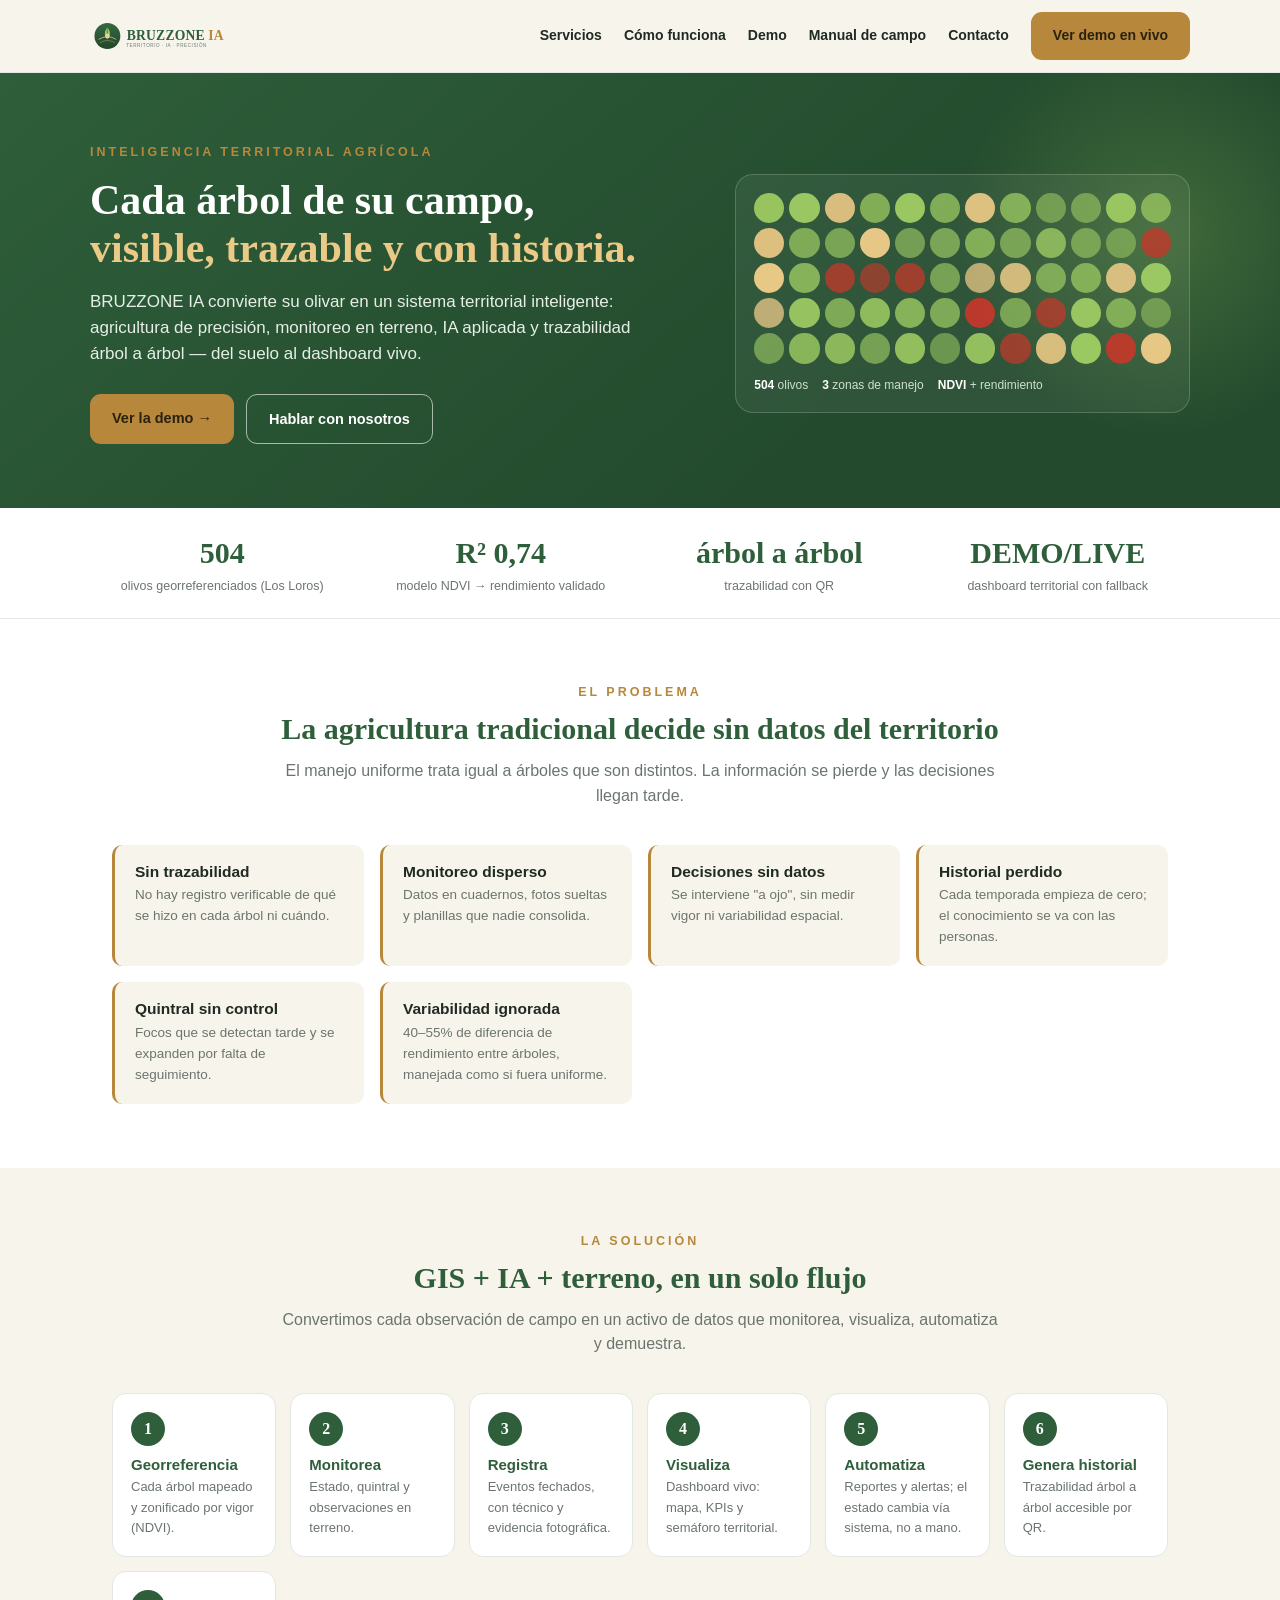
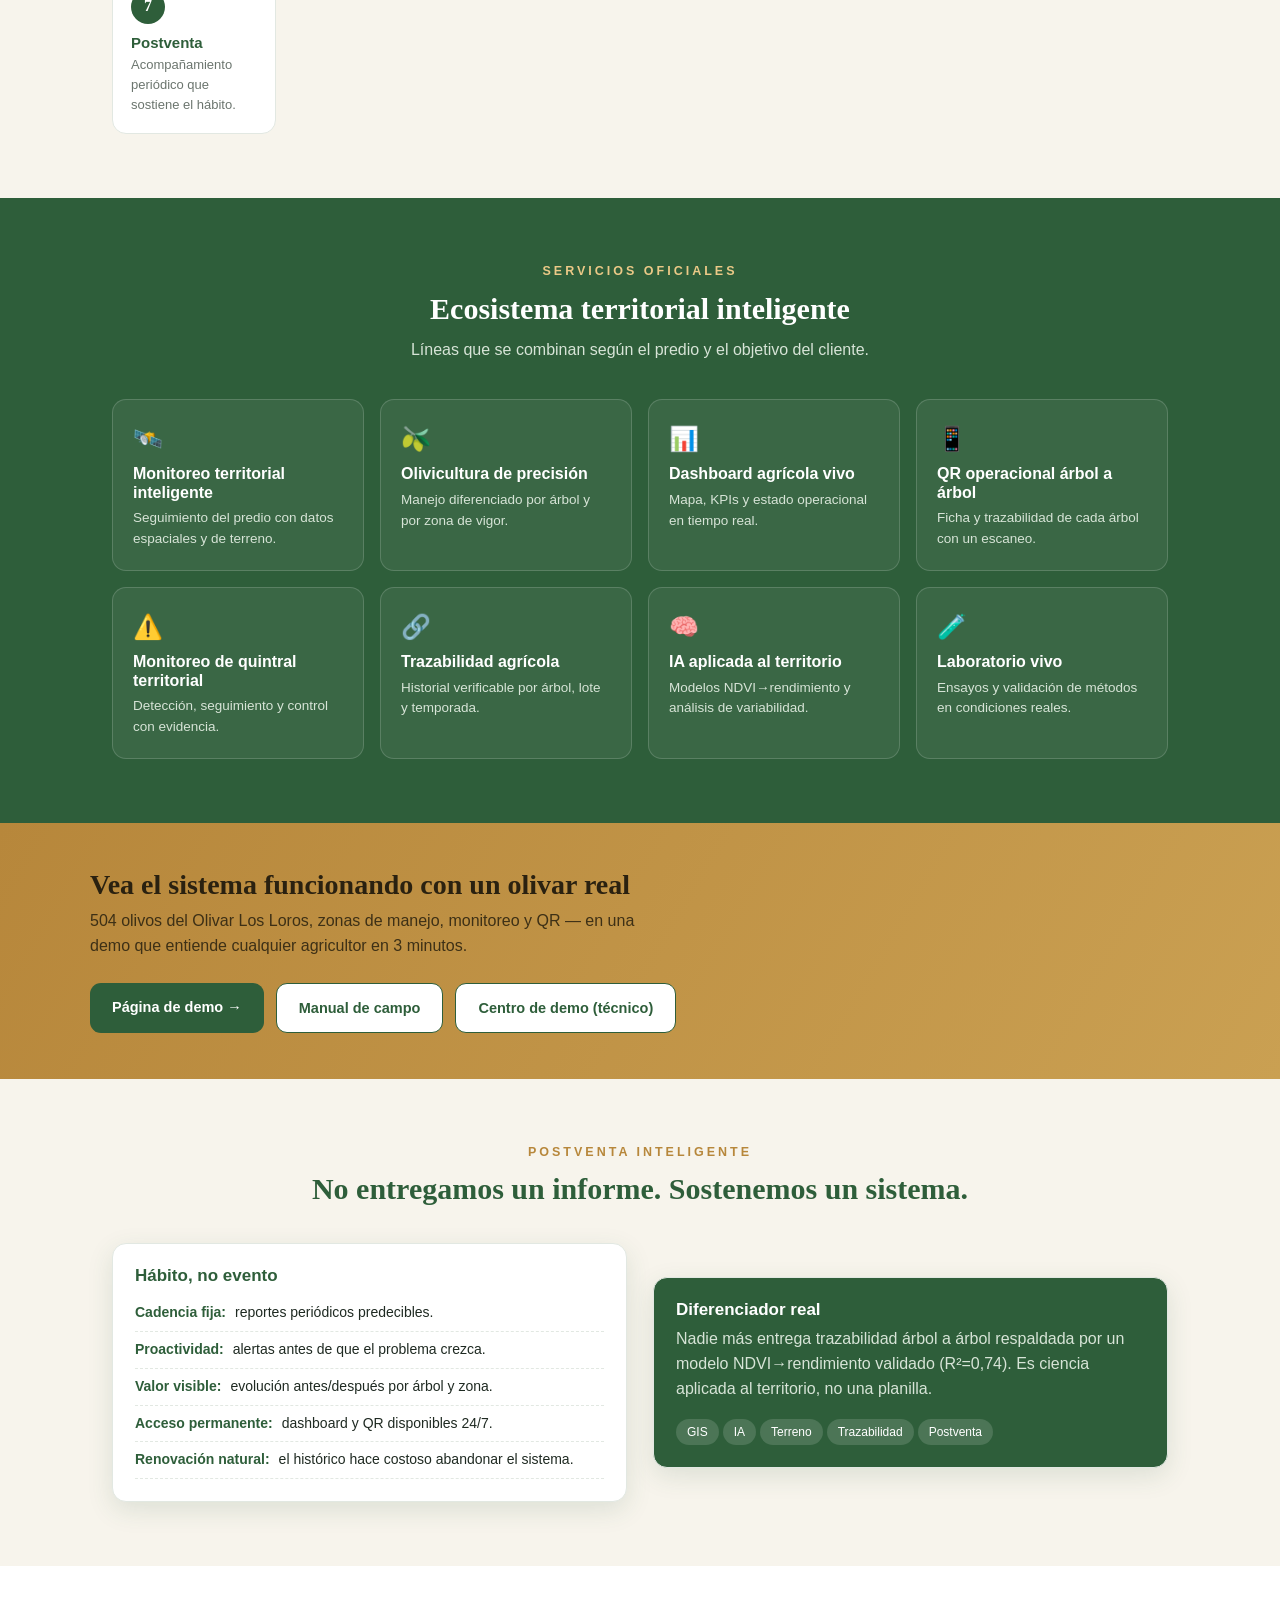
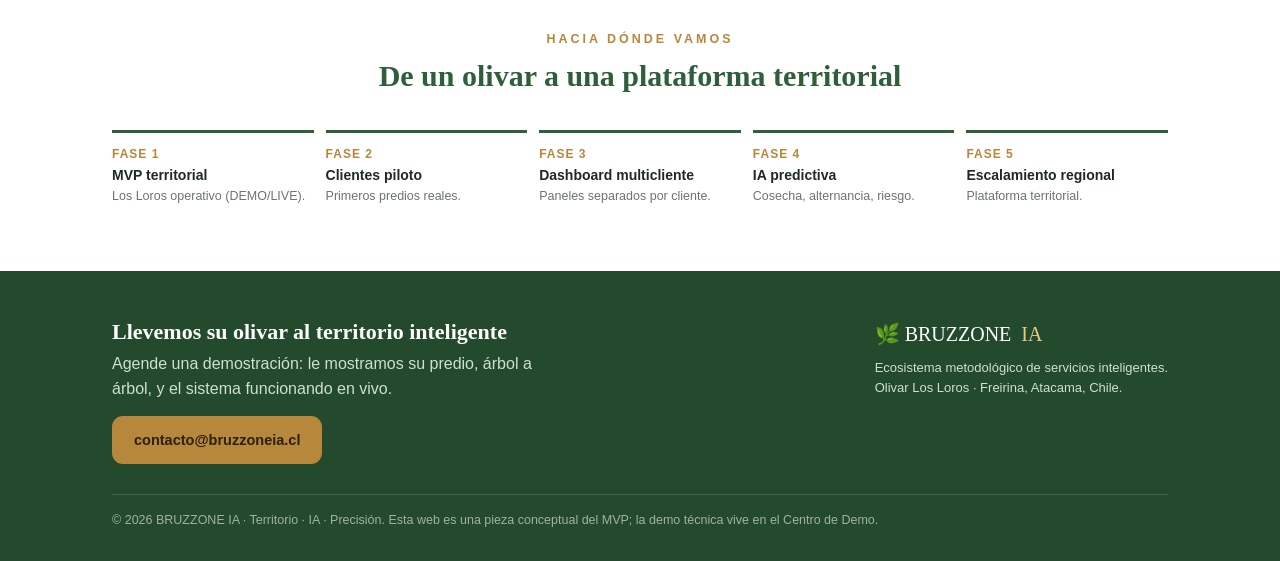
<file: index.html>
<!DOCTYPE html>
<html lang="es">
<head>
<meta charset="utf-8"/>
<meta name="viewport" content="width=device-width, initial-scale=1.0"/>
<title>BRUZZONE IA — Plataforma territorial</title>
<link rel="icon" href="favicon.ico" sizes="any"/>
<link rel="icon" type="image/svg+xml" href="isotipo.svg"/>
<link rel="apple-touch-icon" href="apple-touch-icon.png"/>
<meta name="theme-color" content="#2E5E3A"/>
<!-- Redirección a la homepage real (landing). Vercel: dejar Root Directory vacío (raíz del repo). -->
<meta http-equiv="refresh" content="0; url=16_DESARROLLO/web/index.html"/>
<style>
  body{margin:0;font-family:Georgia,serif;background:#234A2D;color:#fff;height:100vh;display:flex;align-items:center;justify-content:center;text-align:center;}
  .b{max-width:520px;padding:24px;}
  img{height:48px;margin-bottom:16px;}
  h1{font-size:26px;margin:0 0 8px;} p{font-family:Arial,sans-serif;color:#cfe0cf;font-size:14px;margin:0 0 20px;}
  a{display:inline-block;margin:5px;padding:11px 18px;border-radius:10px;background:#EBC987;color:#2a2110;font-family:Arial,sans-serif;font-weight:700;text-decoration:none;font-size:14px;}
  a.sec{background:transparent;color:#fff;border:1.5px solid rgba(255,255,255,.5);}
</style>
</head>
<body>
  <div class="b">
    <img src="logo-horizontal.svg" alt="BRUZZONE IA"/>
    <h1>BRUZZONE IA</h1>
    <p>Redirigiendo a la plataforma… Si no ocurre automáticamente, elige una opción:</p>
    <a href="16_DESARROLLO/web/index.html">Sitio principal</a>
    <a class="sec" href="16_DESARROLLO/frontend/index.html">Centro de Demo</a>
    <a class="sec" href="09_DASHBOARDS_Y_PLATAFORMA/03_Mapas_Interactivos/2026-05-29_LL_DASH_leaflet_LIVE_v03.html">Dashboard</a>
  </div>
</body>
</html>
</file>
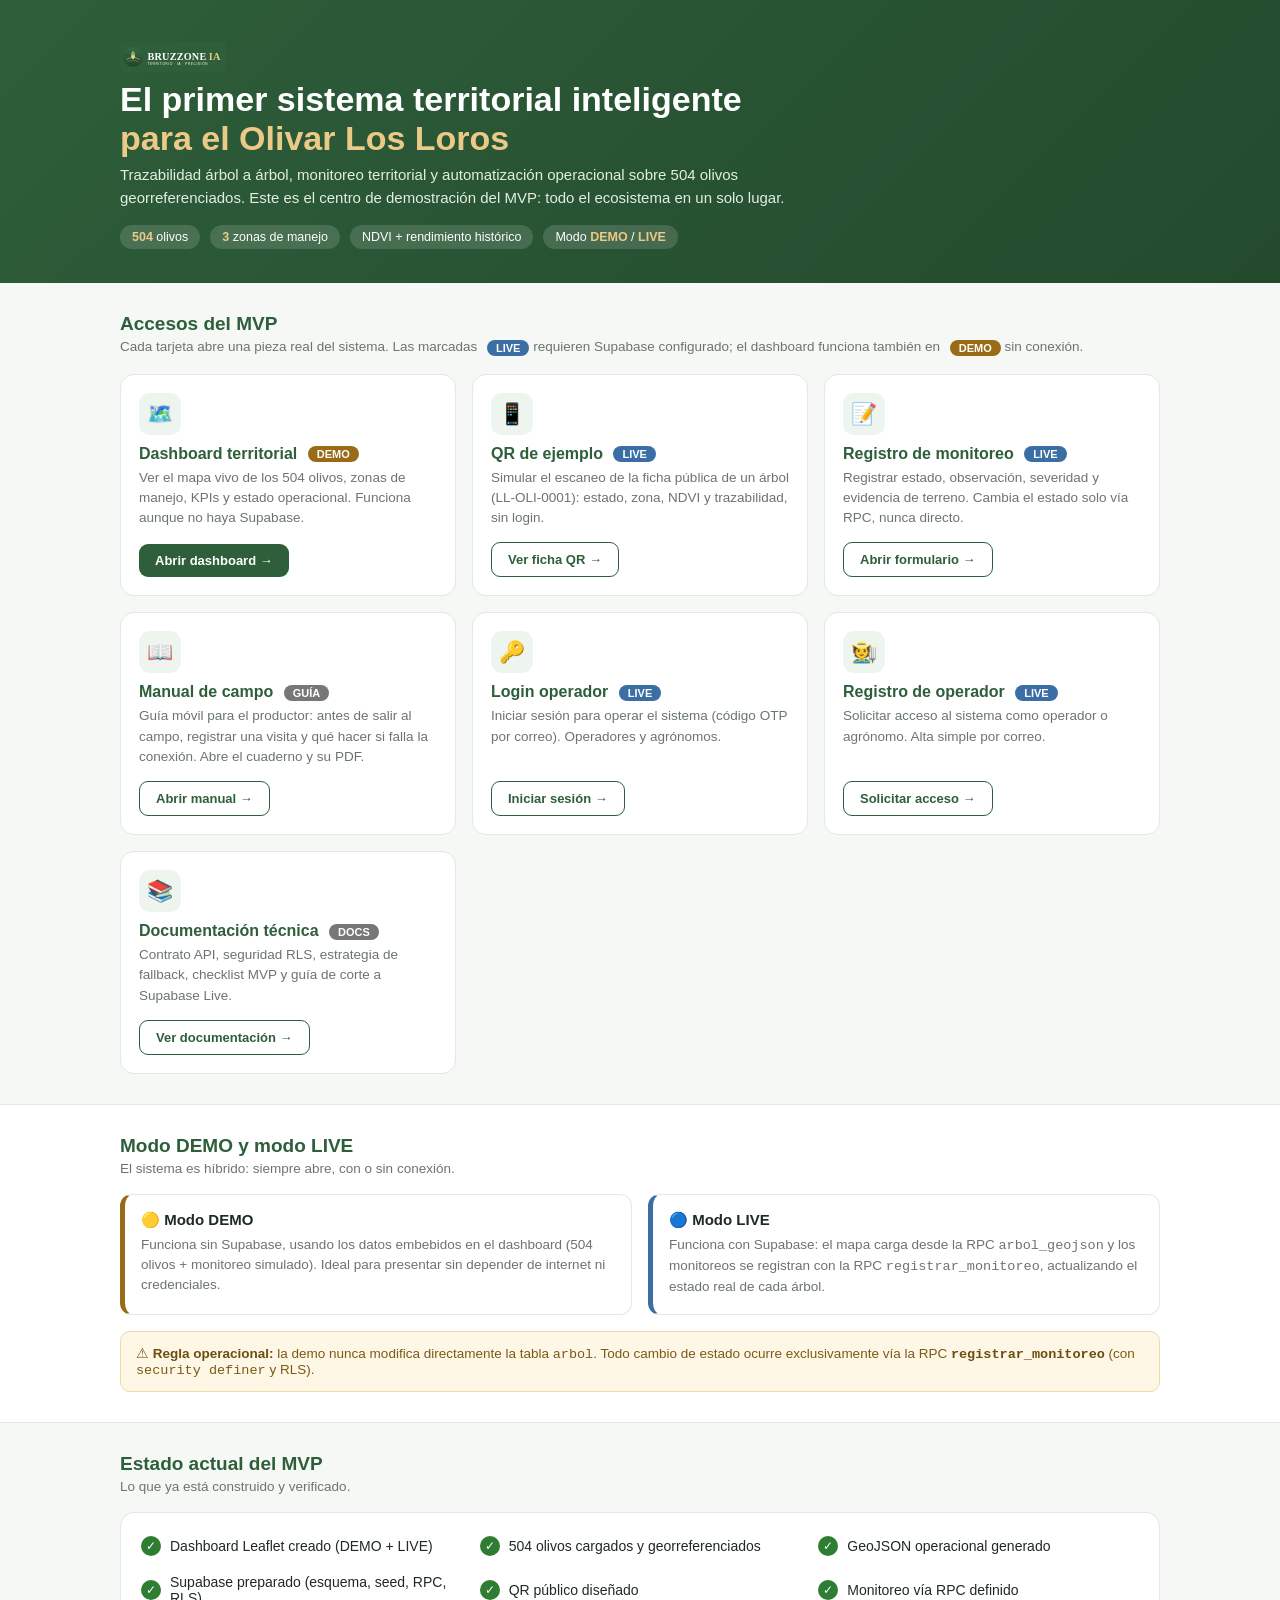
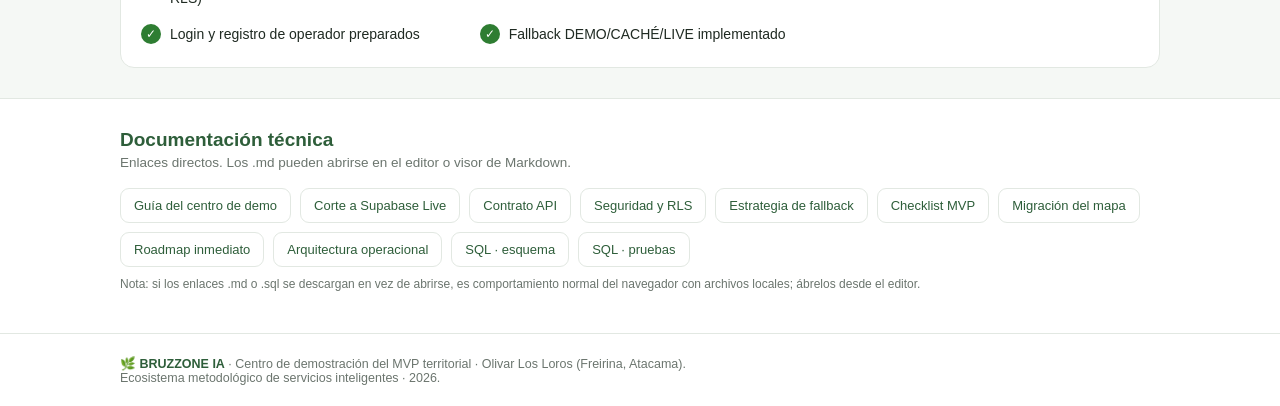
<file: 16_DESARROLLO/frontend/index.html>
<!DOCTYPE html>
<html lang="es">
<head>
<meta charset="utf-8"/>
<meta name="viewport" content="width=device-width, initial-scale=1.0"/>
<title>BRUZZONE IA — Centro de Demo · Olivar Los Loros</title>
<link rel="icon" href="favicon.ico" sizes="any"/>
<link rel="icon" type="image/svg+xml" href="isotipo.svg"/>
<link rel="apple-touch-icon" href="apple-touch-icon.png"/>
<meta name="theme-color" content="#2E5E3A"/>
<link rel="stylesheet" href="bruzzone-ds.css"/>
<style>
:root{
  --green:#2E5E3A; --green-d:#234a2d; --gold:#B7873B; --ink:#1f2a22; --grey:#6b756e;
  --line:#e2e8e2; --bg:#f5f8f5; --ok:#2E7D32; --live:#3a6ea5; --demo:#9a6b16;
}
*{box-sizing:border-box;}
body{margin:0;font-family:-apple-system,Segoe UI,Roboto,Arial,sans-serif;color:var(--ink);background:var(--bg);}
a{color:inherit;text-decoration:none;}
.container{max-width:1080px;margin:0 auto;padding:0 20px;}

/* HERO */
.hero{background:linear-gradient(135deg,var(--green) 0%,var(--green-d) 100%);color:#fff;padding:42px 0 34px;}
.hero .brand{font-size:14px;letter-spacing:3px;color:#cde0cd;font-weight:600;}
.hero h1{margin:8px 0 6px;font-size:34px;line-height:1.15;}
.hero h1 span{color:#EBC987;}
.hero p{margin:0;max-width:680px;color:#e3eee3;font-size:15px;line-height:1.5;}
.hero .meta{margin-top:16px;display:flex;gap:10px;flex-wrap:wrap;}
.tag{background:rgba(255,255,255,.14);padding:5px 12px;border-radius:20px;font-size:12.5px;}
.tag b{color:#EBC987;}

/* SECTIONS */
section{padding:30px 0;}
h2{font-size:19px;color:var(--green);margin:0 0 4px;}
.sub{color:var(--grey);font-size:13.5px;margin:0 0 18px;}

/* CARDS */
.grid{display:grid;grid-template-columns:repeat(auto-fill,minmax(300px,1fr));gap:16px;}
.card{background:#fff;border:1px solid var(--line);border-radius:14px;padding:18px;display:flex;flex-direction:column;transition:transform .12s,box-shadow .12s;}
.card:hover{transform:translateY(-2px);box-shadow:0 6px 18px rgba(46,94,58,.12);}
.card .ico{width:42px;height:42px;border-radius:11px;display:flex;align-items:center;justify-content:center;font-size:21px;background:#eef4ee;margin-bottom:10px;}
.card h3{margin:0 0 5px;font-size:16px;color:var(--green);}
.card p{margin:0 0 14px;font-size:13.5px;color:var(--grey);line-height:1.5;flex:1;}
.card .go{align-self:flex-start;background:var(--green);color:#fff;padding:9px 16px;border-radius:9px;font-size:13px;font-weight:600;}
.card .go.sec{background:#fff;color:var(--green);border:1.5px solid var(--green);}
.badge{display:inline-block;padding:2px 9px;border-radius:11px;font-size:11px;font-weight:700;color:#fff;margin-left:6px;vertical-align:middle;}
.badge.demo{background:var(--demo);} .badge.live{background:var(--live);} .badge.doc{background:#777;}

/* MODES */
.modes{display:grid;grid-template-columns:1fr 1fr;gap:16px;}
.mode{background:#fff;border:1px solid var(--line);border-left:5px solid var(--demo);border-radius:12px;padding:16px;}
.mode.live{border-left-color:var(--live);}
.mode h4{margin:0 0 6px;font-size:15px;} .mode p{margin:0;font-size:13.5px;color:var(--grey);line-height:1.5;}
.warn{margin-top:16px;background:#fff7e6;border:1px solid #f0d9a8;border-radius:10px;padding:13px 15px;font-size:13.5px;color:#7a5a16;}
.warn b{color:#6b4e10;}

/* STATUS */
.status{background:#fff;border:1px solid var(--line);border-radius:14px;padding:18px 20px;}
.status ul{list-style:none;margin:0;padding:0;display:grid;grid-template-columns:repeat(auto-fill,minmax(260px,1fr));gap:8px 18px;}
.status li{font-size:14px;padding:5px 0;display:flex;align-items:center;gap:9px;}
.status .chk{width:20px;height:20px;border-radius:50%;background:var(--ok);color:#fff;display:flex;align-items:center;justify-content:center;font-size:12px;flex:none;}

/* DOCS */
.docs{display:flex;flex-wrap:wrap;gap:9px;}
.docs a{background:#fff;border:1px solid var(--line);border-radius:9px;padding:9px 13px;font-size:13px;color:var(--green);}
.docs a:hover{background:#eef4ee;}

footer{background:#fff;border-top:1px solid var(--line);padding:22px 0;color:var(--grey);font-size:12.5px;}
.note{font-size:12px;color:var(--grey);margin-top:10px;}
</style>
</head>
<body>

<div class="hero">
  <div class="container">
    <img class="bz-brand-logo" src="logo-dark.svg" alt="BRUZZONE IA" style="height:30px;margin-bottom:8px"/>
    <h1>El primer sistema territorial inteligente<br><span>para el Olivar Los Loros</span></h1>
    <p>Trazabilidad árbol a árbol, monitoreo territorial y automatización operacional sobre 504 olivos
       georreferenciados. Este es el centro de demostración del MVP: todo el ecosistema en un solo lugar.</p>
    <div class="meta">
      <span class="tag"><b>504</b> olivos</span>
      <span class="tag"><b>3</b> zonas de manejo</span>
      <span class="tag">NDVI + rendimiento histórico</span>
      <span class="tag">Modo <b>DEMO</b> / <b>LIVE</b></span>
    </div>
  </div>
</div>

<section>
  <div class="container">
    <h2>Accesos del MVP</h2>
    <p class="sub">Cada tarjeta abre una pieza real del sistema. Las marcadas <span class="badge live">LIVE</span> requieren Supabase configurado; el dashboard funciona también en <span class="badge demo">DEMO</span> sin conexión.</p>
    <div class="grid">

      <!-- A. Dashboard -->
      <a class="card" href="../../09_DASHBOARDS_Y_PLATAFORMA/03_Mapas_Interactivos/2026-05-29_LL_DASH_leaflet_LIVE_v03.html">
        <div class="ico">🗺️</div>
        <h3>Dashboard territorial <span class="badge demo">DEMO</span></h3>
        <p>Ver el mapa vivo de los 504 olivos, zonas de manejo, KPIs y estado operacional. Funciona aunque no haya Supabase.</p>
        <span class="go">Abrir dashboard →</span>
      </a>

      <!-- B. QR -->
      <a class="card" href="src/components/qr/2026-05-29_LL_QR_live_ficha_publica_v01.html?codigo=LL-OLI-0001">
        <div class="ico">📱</div>
        <h3>QR de ejemplo <span class="badge live">LIVE</span></h3>
        <p>Simular el escaneo de la ficha pública de un árbol (LL-OLI-0001): estado, zona, NDVI y trazabilidad, sin login.</p>
        <span class="go sec">Ver ficha QR →</span>
      </a>

      <!-- C. Monitoreo -->
      <a class="card" href="monitoring/2026-05-29_LL_MON_registro_monitoreo_v01.html?codigo=LL-OLI-0001">
        <div class="ico">📝</div>
        <h3>Registro de monitoreo <span class="badge live">LIVE</span></h3>
        <p>Registrar estado, observación, severidad y evidencia de terreno. Cambia el estado solo vía RPC, nunca directo.</p>
        <span class="go sec">Abrir formulario →</span>
      </a>

      <!-- C2. Manual de campo -->
      <a class="card" href="manual/2026-11-11_LL_MANUAL_campo_v01.html">
        <div class="ico">📖</div>
        <h3>Manual de campo <span class="badge doc">GUÍA</span></h3>
        <p>Guía móvil para el productor: antes de salir al campo, registrar una visita y qué hacer si falla la conexión. Abre el cuaderno y su PDF.</p>
        <span class="go sec">Abrir manual →</span>
      </a>

      <!-- D. Login -->
      <a class="card" href="pages/2026-05-29_LL_AUTH_login_v01.html">
        <div class="ico">🔑</div>
        <h3>Login operador <span class="badge live">LIVE</span></h3>
        <p>Iniciar sesión para operar el sistema (código OTP por correo). Operadores y agrónomos.</p>
        <span class="go sec">Iniciar sesión →</span>
      </a>

      <!-- E. Registro operador -->
      <a class="card" href="pages/2026-05-29_LL_AUTH_registro_usuario_v01.html">
        <div class="ico">🧑‍🌾</div>
        <h3>Registro de operador <span class="badge live">LIVE</span></h3>
        <p>Solicitar acceso al sistema como operador o agrónomo. Alta simple por correo.</p>
        <span class="go sec">Solicitar acceso →</span>
      </a>

      <!-- F. Documentación -->
      <a class="card" href="README.md">
        <div class="ico">📚</div>
        <h3>Documentación técnica <span class="badge doc">DOCS</span></h3>
        <p>Contrato API, seguridad RLS, estrategia de fallback, checklist MVP y guía de corte a Supabase Live.</p>
        <span class="go sec">Ver documentación →</span>
      </a>

    </div>
  </div>
</section>

<section style="background:#fff;border-top:1px solid var(--line);border-bottom:1px solid var(--line);">
  <div class="container">
    <h2>Modo DEMO y modo LIVE</h2>
    <p class="sub">El sistema es híbrido: siempre abre, con o sin conexión.</p>
    <div class="modes">
      <div class="mode demo">
        <h4>🟡 Modo DEMO</h4>
        <p>Funciona sin Supabase, usando los datos embebidos en el dashboard (504 olivos + monitoreo simulado). Ideal para presentar sin depender de internet ni credenciales.</p>
      </div>
      <div class="mode live">
        <h4>🔵 Modo LIVE</h4>
        <p>Funciona con Supabase: el mapa carga desde la RPC <code>arbol_geojson</code> y los monitoreos se registran con la RPC <code>registrar_monitoreo</code>, actualizando el estado real de cada árbol.</p>
      </div>
    </div>
    <div class="warn">
      ⚠ <b>Regla operacional:</b> la demo nunca modifica directamente la tabla <code>arbol</code>.
      Todo cambio de estado ocurre exclusivamente vía la RPC <b><code>registrar_monitoreo</code></b> (con <code>security definer</code> y RLS).
    </div>
  </div>
</section>

<section>
  <div class="container">
    <h2>Estado actual del MVP</h2>
    <p class="sub">Lo que ya está construido y verificado.</p>
    <div class="status">
      <ul>
        <li><span class="chk">✓</span> Dashboard Leaflet creado (DEMO + LIVE)</li>
        <li><span class="chk">✓</span> 504 olivos cargados y georreferenciados</li>
        <li><span class="chk">✓</span> GeoJSON operacional generado</li>
        <li><span class="chk">✓</span> Supabase preparado (esquema, seed, RPC, RLS)</li>
        <li><span class="chk">✓</span> QR público diseñado</li>
        <li><span class="chk">✓</span> Monitoreo vía RPC definido</li>
        <li><span class="chk">✓</span> Login y registro de operador preparados</li>
        <li><span class="chk">✓</span> Fallback DEMO/CACHÉ/LIVE implementado</li>
      </ul>
    </div>
  </div>
</section>

<section style="background:#fff;border-top:1px solid var(--line);">
  <div class="container">
    <h2>Documentación técnica</h2>
    <p class="sub">Enlaces directos. Los .md pueden abrirse en el editor o visor de Markdown.</p>
    <div class="docs">
      <a href="README_DEMO_CENTER.md">Guía del centro de demo</a>
      <a href="2026-05-29_LL_DEV_corte_a_vivo_README_v01.md">Corte a Supabase Live</a>
      <a href="2026-05-29_LL_DEV_contrato_api_v01.md">Contrato API</a>
      <a href="2026-05-29_LL_DEV_seguridad_rls_v01.md">Seguridad y RLS</a>
      <a href="2026-05-29_LL_DEV_fallback_estrategia_v01.md">Estrategia de fallback</a>
      <a href="2026-05-29_LL_DEV_checklist_mvp_funcional_v01.md">Checklist MVP</a>
      <a href="2026-05-29_LL_DEV_migracion_mapa_v01.md">Migración del mapa</a>
      <a href="2026-05-29_LL_DEV_roadmap_inmediato_v01.md">Roadmap inmediato</a>
      <a href="../../09_DASHBOARDS_Y_PLATAFORMA/01_Documentacion/2026-05-29_LL_DOC_arquitectura_operacional_v01.md">Arquitectura operacional</a>
      <a href="../03_supabase/01_schema_mvp.sql">SQL · esquema</a>
      <a href="../03_supabase/04_pruebas_validacion.sql">SQL · pruebas</a>
    </div>
    <p class="note">
      <!-- AJUSTE DE RUTAS: este index.html vive en 16_DESARROLLO/frontend/.
           Dashboard y arquitectura operacional están en 09_DASHBOARDS_Y_PLATAFORMA (por eso "../../09_...").
           SQL en 16_DESARROLLO/03_supabase (por eso "../03_supabase/...").
           Si mueves este archivo, ajusta estos prefijos relativos. -->
      Nota: si los enlaces .md o .sql se descargan en vez de abrirse, es comportamiento normal del navegador con archivos locales; ábrelos desde el editor.
    </p>
  </div>
</section>

<footer>
  <div class="container">
    <b style="color:var(--green)">🌿 BRUZZONE IA</b> · Centro de demostración del MVP territorial · Olivar Los Loros (Freirina, Atacama).<br>
    Ecosistema metodológico de servicios inteligentes · <span id="anio"></span>.
  </div>
</footer>
<script>document.getElementById("anio").textContent=new Date().getFullYear();</script>
</body>
</html>
</file>
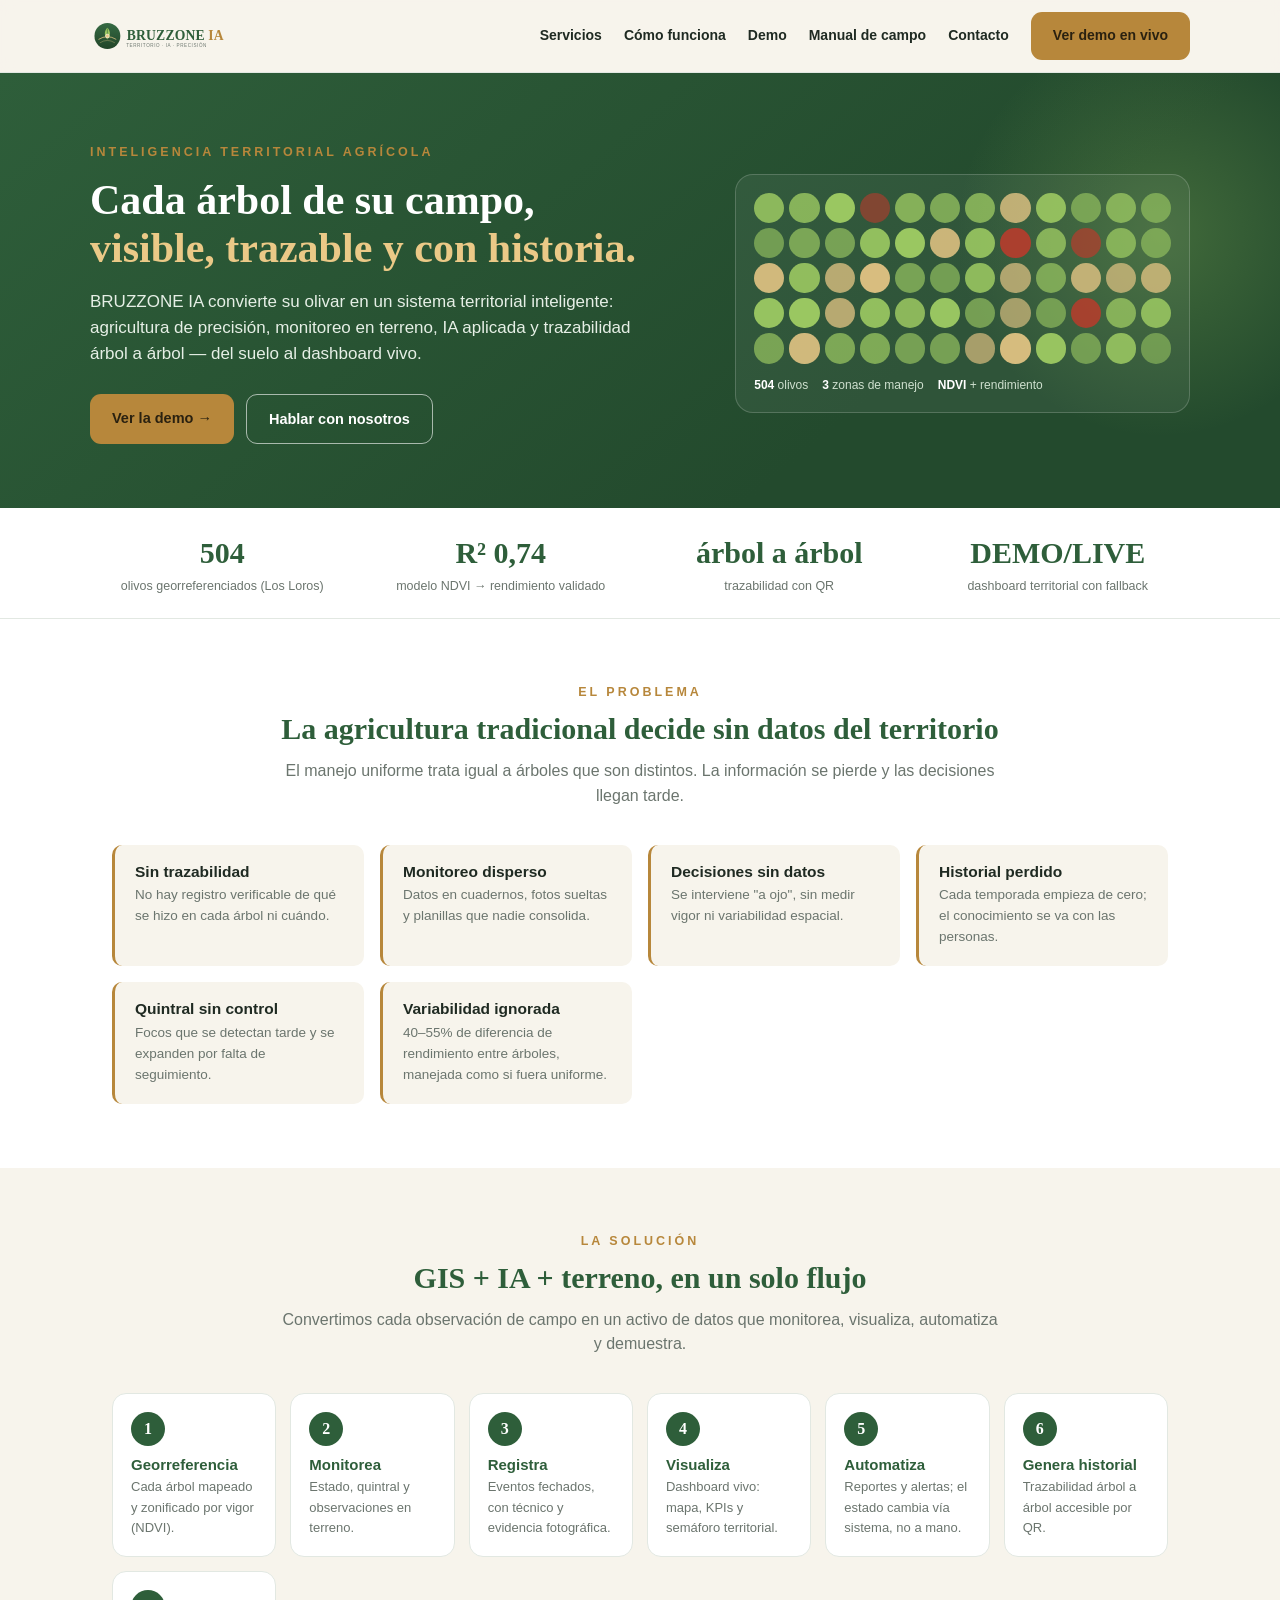
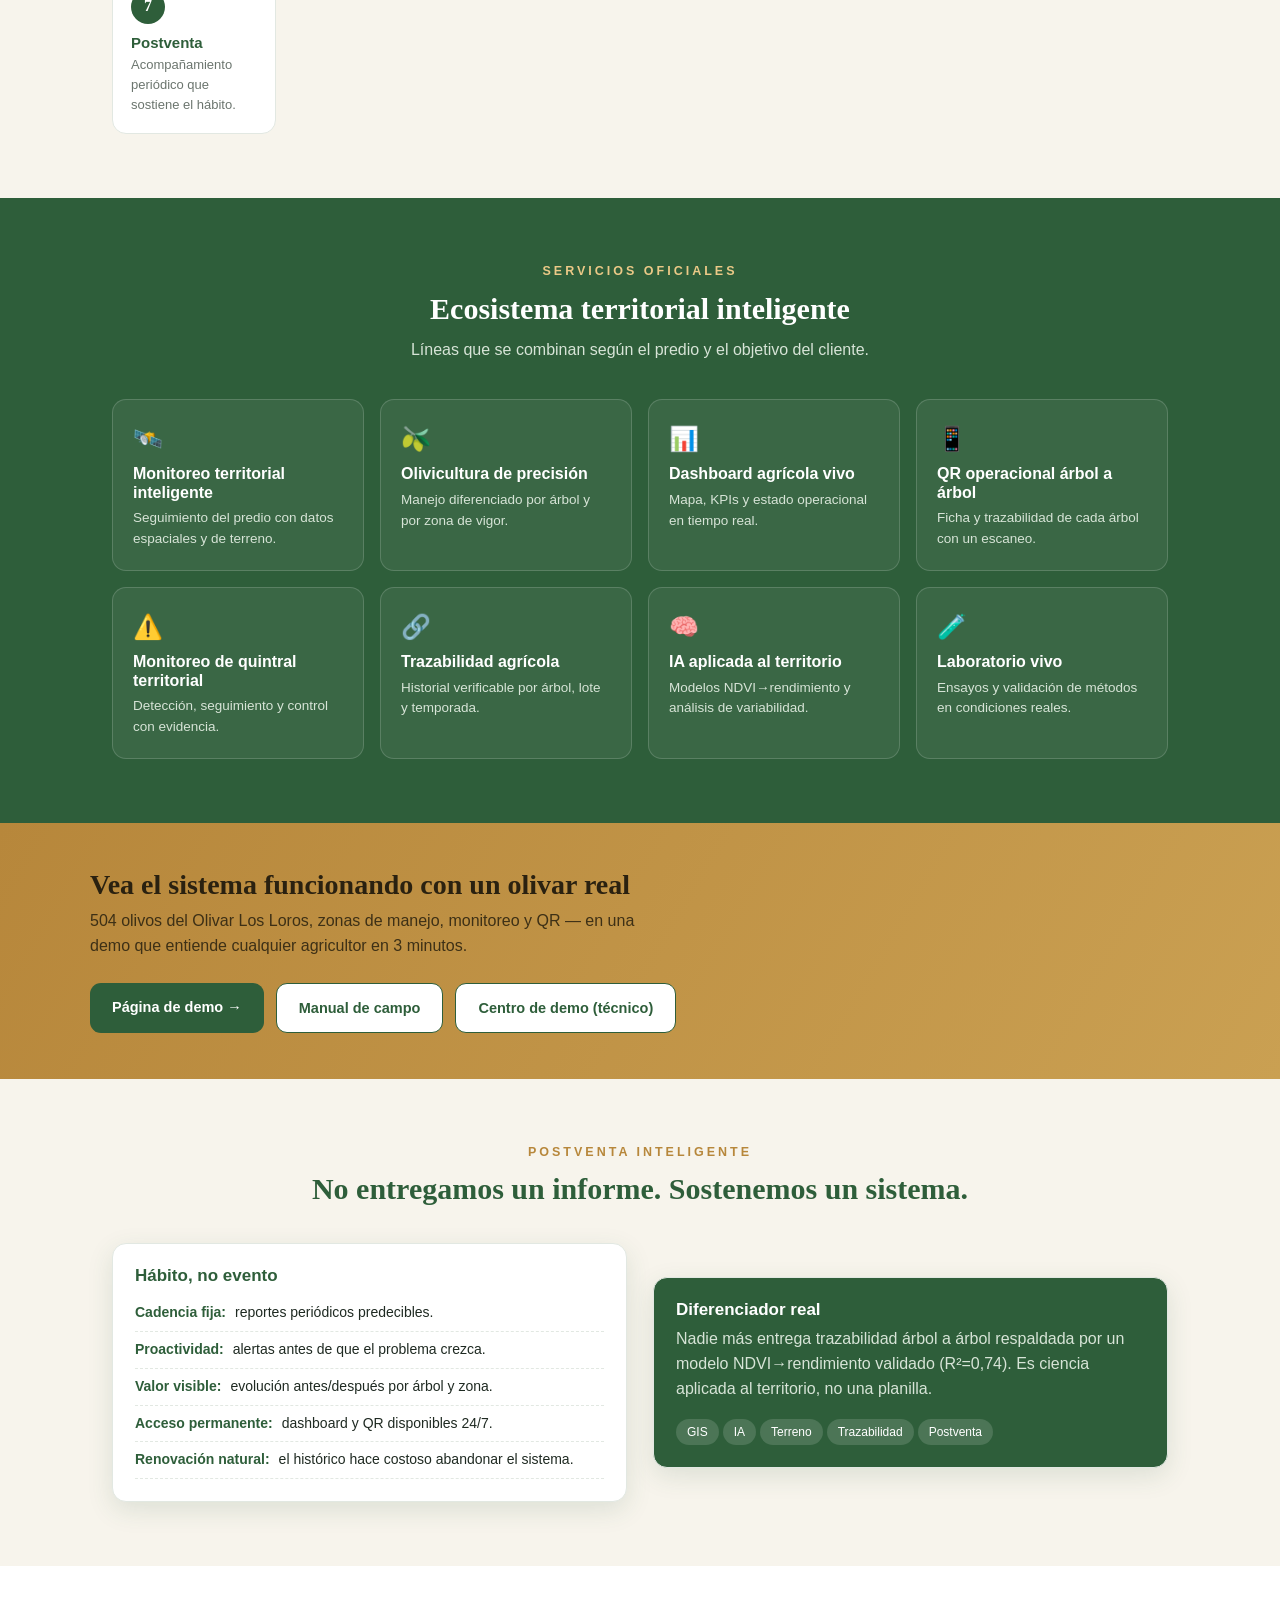
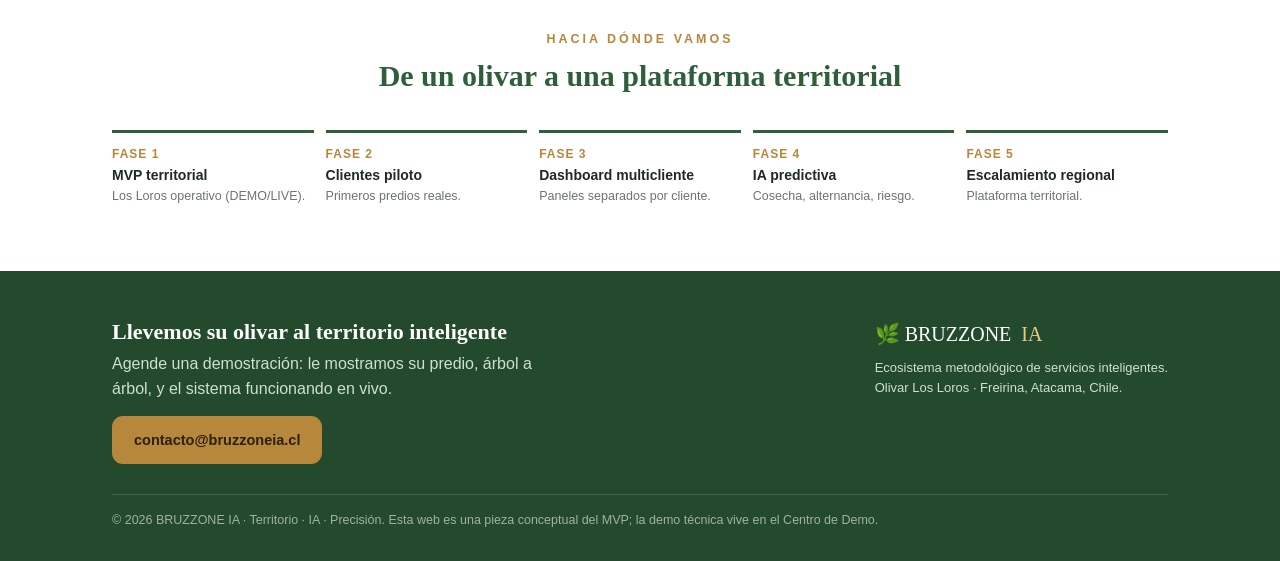
<file: 16_DESARROLLO/web/index.html>
<!DOCTYPE html>
<html lang="es">
<head>
<meta charset="utf-8"/>
<meta name="viewport" content="width=device-width, initial-scale=1.0"/>
<title>BRUZZONE IA — Inteligencia territorial para olivares de precisión</title>
<link rel="icon" href="favicon.ico" sizes="any"/>
<link rel="icon" type="image/svg+xml" href="isotipo.svg"/>
<link rel="apple-touch-icon" href="apple-touch-icon.png"/>
<meta name="theme-color" content="#2E5E3A"/>
<link rel="stylesheet" href="bruzzone-ds.css"/>
<meta name="description" content="Trazabilidad árbol a árbol, monitoreo territorial e IA aplicada para olivicultura de precisión. Del terreno al dashboard vivo."/>
<style>
:root{
  --green:#2E5E3A;--green-d:#234A2D;--leaf:#9CC962;--gold:#B7873B;--gold-l:#EBC987;
  --cream:#F7F4EC;--bg:#F5F8F5;--ink:#1f2a22;--grey:#6b756e;--line:#e2e8e2;--white:#fff;
  --serif:Georgia,"Times New Roman",serif;--sans:-apple-system,"Segoe UI",Roboto,Arial,sans-serif;
  --maxw:1100px;--radius:14px;--shadow:0 8px 26px rgba(46,94,58,.13);
}
*{box-sizing:border-box;margin:0;padding:0;}
html{scroll-behavior:smooth;}
body{font-family:var(--sans);color:var(--ink);background:var(--cream);line-height:1.55;}
a{color:inherit;text-decoration:none;}
.wrap{max-width:var(--maxw);margin:0 auto;padding:0 22px;}
h1,h2,h3{font-family:var(--serif);color:var(--green);line-height:1.15;}
.eyebrow{font-size:12.5px;letter-spacing:3px;text-transform:uppercase;color:var(--gold);font-weight:700;}
.btn{display:inline-block;padding:13px 22px;border-radius:11px;font-weight:700;font-size:14.5px;cursor:pointer;transition:.15s;}
.btn.p{background:var(--gold);color:#2a2110;} .btn.p:hover{background:var(--gold-l);}
.btn.g{background:var(--green);color:#fff;} .btn.g:hover{background:var(--green-d);}
.btn.o{background:transparent;color:#fff;border:1.5px solid rgba(255,255,255,.6);} .btn.o:hover{border-color:#fff;}
.btn.ghost{background:#fff;color:var(--green);border:1.5px solid var(--green);} .btn.ghost:hover{background:var(--green-soft,#eef4ee);}

/* NAV */
nav{position:sticky;top:0;z-index:50;background:rgba(247,244,236,.92);backdrop-filter:blur(8px);border-bottom:1px solid var(--line);}
nav .row{display:flex;align-items:center;gap:18px;padding:12px 0;}
nav .logo{display:flex;align-items:center;gap:10px;font-family:var(--serif);font-weight:700;font-size:20px;color:var(--green);}
nav .logo .ia{color:var(--gold);}
nav .links{margin-left:auto;display:flex;gap:22px;align-items:center;}
nav .links a{font-size:14px;color:var(--ink);font-weight:600;}
nav .links a:hover{color:var(--green);}
@media(max-width:760px){nav .links a:not(.btn){display:none;}}

/* HERO */
.hero{background:linear-gradient(140deg,var(--green) 0%,var(--green-d) 70%);color:#fff;position:relative;overflow:hidden;}
.hero::after{content:"";position:absolute;right:-120px;top:-80px;width:480px;height:480px;border-radius:50%;
  background:radial-gradient(circle,rgba(155,201,98,.25),transparent 60%);}
.hero .row{display:grid;grid-template-columns:1.15fr .85fr;gap:30px;align-items:center;padding:70px 0 64px;position:relative;z-index:2;}
.hero h1{color:#fff;font-size:42px;margin:14px 0 16px;}
.hero h1 span{color:var(--gold-l);}
.hero p{font-size:17px;color:#e6efe6;max-width:560px;}
.hero .cta{margin-top:26px;display:flex;gap:12px;flex-wrap:wrap;}
.hero .vis{background:rgba(255,255,255,.06);border:1px solid rgba(255,255,255,.18);border-radius:18px;padding:18px;}
.hero .vis .mapgrid{display:grid;grid-template-columns:repeat(12,1fr);gap:5px;}
.hero .vis .dot{width:100%;aspect-ratio:1;border-radius:50%;}
.hero .vis .cap{margin-top:12px;font-size:12px;color:#cfe0cf;display:flex;gap:14px;flex-wrap:wrap;}
.hero .vis .cap b{color:#fff;}
@media(max-width:840px){.hero .row{grid-template-columns:1fr;}.hero h1{font-size:34px;}}

/* KPI STRIP */
.kpis{background:var(--white);border-bottom:1px solid var(--line);}
.kpis .row{display:flex;flex-wrap:wrap;gap:14px;justify-content:space-between;padding:22px 0;}
.kpis .k{flex:1;min-width:150px;text-align:center;}
.kpis .k .v{font-family:var(--serif);font-size:30px;color:var(--green);font-weight:700;}
.kpis .k .l{font-size:12.5px;color:var(--grey);}

/* SECTIONS */
section.block{padding:64px 0;}
.center{text-align:center;max-width:720px;margin:0 auto 36px;}
.center h2{font-size:30px;margin:10px 0 12px;}
.center p{color:var(--grey);font-size:16px;}

/* PROBLEM */
.prob{background:var(--white);}
.prob .grid{display:grid;grid-template-columns:repeat(auto-fit,minmax(230px,1fr));gap:16px;}
.prob .item{padding:18px 20px;border-left:3px solid var(--gold);background:var(--cream);border-radius:10px;}
.prob .item h3{font-family:var(--sans);font-size:15.5px;color:var(--ink);margin-bottom:5px;}
.prob .item p{font-size:13.5px;color:var(--grey);}

/* STEPS */
.steps{display:grid;grid-template-columns:repeat(auto-fit,minmax(150px,1fr));gap:14px;counter-reset:s;}
.step{background:var(--white);border:1px solid var(--line);border-radius:var(--radius);padding:18px;}
.step .n{width:34px;height:34px;border-radius:50%;background:var(--green);color:#fff;display:flex;align-items:center;justify-content:center;font-weight:700;font-family:var(--serif);margin-bottom:10px;}
.step h3{font-family:var(--sans);font-size:15px;color:var(--green);margin-bottom:4px;}
.step p{font-size:13px;color:var(--grey);}

/* SERVICES */
.serv{background:var(--green);color:#fff;}
.serv .center h2{color:#fff;} .serv .center p{color:#d7e4d7;} .serv .eyebrow{color:var(--gold-l);}
.serv .grid{display:grid;grid-template-columns:repeat(auto-fill,minmax(250px,1fr));gap:16px;}
.serv .card{background:rgba(255,255,255,.06);border:1px solid rgba(255,255,255,.16);border-radius:var(--radius);padding:20px;}
.serv .card .ic{font-size:24px;margin-bottom:8px;}
.serv .card h3{color:#fff;font-family:var(--sans);font-size:16px;margin-bottom:6px;}
.serv .card p{color:#d7e4d7;font-size:13.5px;}

/* DEMO BAND */
.demo{background:linear-gradient(120deg,var(--gold) 0%,#caa052 100%);color:#2a2110;}
.demo .row{display:flex;align-items:center;gap:24px;flex-wrap:wrap;justify-content:space-between;padding:46px 0;}
.demo h2{color:#2a2110;font-size:28px;max-width:560px;}
.demo p{color:#3d3016;margin-top:8px;max-width:560px;}
.demo .cta{display:flex;gap:12px;flex-wrap:wrap;}

/* POSTVENTA */
.post .two{display:grid;grid-template-columns:1fr 1fr;gap:26px;align-items:center;}
.post .panel{background:var(--white);border:1px solid var(--line);border-radius:var(--radius);padding:22px;box-shadow:var(--shadow);}
.post ul{list-style:none;margin-top:10px;}
.post li{padding:7px 0;border-bottom:1px dashed var(--line);font-size:14px;display:flex;gap:9px;}
.post li b{color:var(--green);}
@media(max-width:760px){.post .two{grid-template-columns:1fr;}}

/* ROADMAP */
.road{background:var(--white);}
.road .line{display:grid;grid-template-columns:repeat(5,1fr);gap:12px;}
.road .ph{border-top:3px solid var(--green);padding-top:12px;}
.road .ph .t{font-size:12px;color:var(--gold);font-weight:700;letter-spacing:1px;}
.road .ph h3{font-family:var(--sans);font-size:14px;margin:4px 0;color:var(--ink);}
.road .ph p{font-size:12.5px;color:var(--grey);}
@media(max-width:760px){.road .line{grid-template-columns:1fr 1fr;}}

/* CONTACT / FOOTER */
footer{background:var(--green-d);color:#cfe0cf;padding:48px 0 30px;}
footer .top{display:flex;justify-content:space-between;gap:24px;flex-wrap:wrap;}
footer h3{color:#fff;font-family:var(--serif);font-size:22px;}
footer a.btn{margin-top:14px;}
footer .small{margin-top:30px;border-top:1px solid rgba(255,255,255,.15);padding-top:16px;font-size:12.5px;color:#9fb39f;}
.tag{display:inline-block;background:rgba(255,255,255,.14);padding:4px 11px;border-radius:20px;font-size:12px;margin:3px 4px 0 0;}
</style>
</head>
<body>

<!-- NAV -->
<nav><div class="wrap row">
  <a class="logo" href="#top"><img class="bz-brand-logo" src="logo-horizontal.svg" alt="BRUZZONE IA" style="height:40px"/></a>
  <div class="links">
    <a href="#servicios">Servicios</a>
    <a href="#solucion">Cómo funciona</a>
    <a href="demo/index.html">Demo</a>
    <a href="../frontend/manual/2026-11-11_LL_MANUAL_campo_v01.html">Manual de campo</a>
    <a href="#contacto">Contacto</a>
    <a class="btn p" href="demo/index.html">Ver demo en vivo</a>
  </div>
</div></nav>

<!-- HERO -->
<header class="hero" id="top"><div class="wrap row">
  <div>
    <div class="eyebrow">Inteligencia territorial agrícola</div>
    <h1>Cada árbol de su campo,<br><span>visible, trazable y con historia.</span></h1>
    <p>BRUZZONE IA convierte su olivar en un sistema territorial inteligente: agricultura de precisión, monitoreo en terreno, IA aplicada y trazabilidad árbol a árbol — del suelo al dashboard vivo.</p>
    <div class="cta">
      <a class="btn p" href="demo/index.html">Ver la demo →</a>
      <a class="btn o" href="#contacto">Hablar con nosotros</a>
    </div>
  </div>
  <div class="vis">
    <div class="mapgrid" id="mapgrid"></div>
    <div class="cap"><span><b>504</b> olivos</span><span><b>3</b> zonas de manejo</span><span><b>NDVI</b> + rendimiento</span></div>
  </div>
</div></header>

<!-- KPIs -->
<div class="kpis"><div class="wrap row">
  <div class="k"><div class="v">504</div><div class="l">olivos georreferenciados (Los Loros)</div></div>
  <div class="k"><div class="v">R² 0,74</div><div class="l">modelo NDVI → rendimiento validado</div></div>
  <div class="k"><div class="v">árbol a árbol</div><div class="l">trazabilidad con QR</div></div>
  <div class="k"><div class="v">DEMO/LIVE</div><div class="l">dashboard territorial con fallback</div></div>
</div></div>

<!-- PROBLEMA -->
<section class="block prob"><div class="wrap">
  <div class="center"><div class="eyebrow">El problema</div><h2>La agricultura tradicional decide sin datos del territorio</h2>
    <p>El manejo uniforme trata igual a árboles que son distintos. La información se pierde y las decisiones llegan tarde.</p></div>
  <div class="grid">
    <div class="item"><h3>Sin trazabilidad</h3><p>No hay registro verificable de qué se hizo en cada árbol ni cuándo.</p></div>
    <div class="item"><h3>Monitoreo disperso</h3><p>Datos en cuadernos, fotos sueltas y planillas que nadie consolida.</p></div>
    <div class="item"><h3>Decisiones sin datos</h3><p>Se interviene "a ojo", sin medir vigor ni variabilidad espacial.</p></div>
    <div class="item"><h3>Historial perdido</h3><p>Cada temporada empieza de cero; el conocimiento se va con las personas.</p></div>
    <div class="item"><h3>Quintral sin control</h3><p>Focos que se detectan tarde y se expanden por falta de seguimiento.</p></div>
    <div class="item"><h3>Variabilidad ignorada</h3><p>40–55% de diferencia de rendimiento entre árboles, manejada como si fuera uniforme.</p></div>
  </div>
</div></section>

<!-- SOLUCION / STEPS -->
<section class="block" id="solucion"><div class="wrap">
  <div class="center"><div class="eyebrow">La solución</div><h2>GIS + IA + terreno, en un solo flujo</h2>
    <p>Convertimos cada observación de campo en un activo de datos que monitorea, visualiza, automatiza y demuestra.</p></div>
  <div class="steps">
    <div class="step"><div class="n">1</div><h3>Georreferencia</h3><p>Cada árbol mapeado y zonificado por vigor (NDVI).</p></div>
    <div class="step"><div class="n">2</div><h3>Monitorea</h3><p>Estado, quintral y observaciones en terreno.</p></div>
    <div class="step"><div class="n">3</div><h3>Registra</h3><p>Eventos fechados, con técnico y evidencia fotográfica.</p></div>
    <div class="step"><div class="n">4</div><h3>Visualiza</h3><p>Dashboard vivo: mapa, KPIs y semáforo territorial.</p></div>
    <div class="step"><div class="n">5</div><h3>Automatiza</h3><p>Reportes y alertas; el estado cambia vía sistema, no a mano.</p></div>
    <div class="step"><div class="n">6</div><h3>Genera historial</h3><p>Trazabilidad árbol a árbol accesible por QR.</p></div>
    <div class="step"><div class="n">7</div><h3>Postventa</h3><p>Acompañamiento periódico que sostiene el hábito.</p></div>
  </div>
</div></section>

<!-- SERVICIOS -->
<section class="block serv" id="servicios"><div class="wrap">
  <div class="center"><div class="eyebrow">Servicios oficiales</div><h2>Ecosistema territorial inteligente</h2>
    <p>Líneas que se combinan según el predio y el objetivo del cliente.</p></div>
  <div class="grid">
    <div class="card"><div class="ic">🛰️</div><h3>Monitoreo territorial inteligente</h3><p>Seguimiento del predio con datos espaciales y de terreno.</p></div>
    <div class="card"><div class="ic">🫒</div><h3>Olivicultura de precisión</h3><p>Manejo diferenciado por árbol y por zona de vigor.</p></div>
    <div class="card"><div class="ic">📊</div><h3>Dashboard agrícola vivo</h3><p>Mapa, KPIs y estado operacional en tiempo real.</p></div>
    <div class="card"><div class="ic">📱</div><h3>QR operacional árbol a árbol</h3><p>Ficha y trazabilidad de cada árbol con un escaneo.</p></div>
    <div class="card"><div class="ic">⚠️</div><h3>Monitoreo de quintral territorial</h3><p>Detección, seguimiento y control con evidencia.</p></div>
    <div class="card"><div class="ic">🔗</div><h3>Trazabilidad agrícola</h3><p>Historial verificable por árbol, lote y temporada.</p></div>
    <div class="card"><div class="ic">🧠</div><h3>IA aplicada al territorio</h3><p>Modelos NDVI→rendimiento y análisis de variabilidad.</p></div>
    <div class="card"><div class="ic">🧪</div><h3>Laboratorio vivo</h3><p>Ensayos y validación de métodos en condiciones reales.</p></div>
  </div>
</div></section>

<!-- DEMO BAND -->
<section class="demo" id="demo"><div class="wrap row">
  <div><h2>Vea el sistema funcionando con un olivar real</h2>
    <p>504 olivos del Olivar Los Loros, zonas de manejo, monitoreo y QR — en una demo que entiende cualquier agricultor en 3 minutos.</p></div>
  <div class="cta">
    <a class="btn g" href="demo/index.html">Página de demo →</a>
    <a class="btn ghost" href="../frontend/manual/2026-11-11_LL_MANUAL_campo_v01.html">Manual de campo</a>
    <a class="btn ghost" href="../frontend/index.html">Centro de demo (técnico)</a>
  </div>
</div></section>

<!-- POSTVENTA -->
<section class="block post"><div class="wrap">
  <div class="center"><div class="eyebrow">Postventa inteligente</div><h2>No entregamos un informe. Sostenemos un sistema.</h2></div>
  <div class="two">
    <div class="panel">
      <h3 style="font-family:var(--sans);font-size:17px;">Hábito, no evento</h3>
      <ul>
        <li><b>Cadencia fija:</b> reportes periódicos predecibles.</li>
        <li><b>Proactividad:</b> alertas antes de que el problema crezca.</li>
        <li><b>Valor visible:</b> evolución antes/después por árbol y zona.</li>
        <li><b>Acceso permanente:</b> dashboard y QR disponibles 24/7.</li>
        <li><b>Renovación natural:</b> el histórico hace costoso abandonar el sistema.</li>
      </ul>
    </div>
    <div class="panel" style="background:var(--green);color:#fff;">
      <h3 style="font-family:var(--sans);font-size:17px;color:#fff;">Diferenciador real</h3>
      <p style="color:#d7e4d7;margin-top:8px;">Nadie más entrega trazabilidad árbol a árbol respaldada por un modelo NDVI→rendimiento validado (R²=0,74). Es ciencia aplicada al territorio, no una planilla.</p>
      <div style="margin-top:14px;">
        <span class="tag">GIS</span><span class="tag">IA</span><span class="tag">Terreno</span><span class="tag">Trazabilidad</span><span class="tag">Postventa</span>
      </div>
    </div>
  </div>
</div></section>

<!-- ROADMAP -->
<section class="block road"><div class="wrap">
  <div class="center"><div class="eyebrow">Hacia dónde vamos</div><h2>De un olivar a una plataforma territorial</h2></div>
  <div class="line">
    <div class="ph"><div class="t">FASE 1</div><h3>MVP territorial</h3><p>Los Loros operativo (DEMO/LIVE).</p></div>
    <div class="ph"><div class="t">FASE 2</div><h3>Clientes piloto</h3><p>Primeros predios reales.</p></div>
    <div class="ph"><div class="t">FASE 3</div><h3>Dashboard multicliente</h3><p>Paneles separados por cliente.</p></div>
    <div class="ph"><div class="t">FASE 4</div><h3>IA predictiva</h3><p>Cosecha, alternancia, riesgo.</p></div>
    <div class="ph"><div class="t">FASE 5</div><h3>Escalamiento regional</h3><p>Plataforma territorial.</p></div>
  </div>
</div></section>

<!-- FOOTER / CONTACTO -->
<footer id="contacto"><div class="wrap">
  <div class="top">
    <div>
      <h3>Llevemos su olivar al territorio inteligente</h3>
      <p style="max-width:460px;margin-top:8px;">Agende una demostración: le mostramos su predio, árbol a árbol, y el sistema funcionando en vivo.</p>
      <a class="btn p" href="mailto:contacto@bruzzoneia.cl">contacto@bruzzoneia.cl</a>
    </div>
    <div>
      <div class="logo" style="display:flex;align-items:center;gap:10px;font-family:var(--serif);font-size:20px;color:#fff;">
        🌿 BRUZZONE <span style="color:var(--gold-l);">IA</span>
      </div>
      <p style="margin-top:8px;font-size:13px;">Ecosistema metodológico de servicios inteligentes.<br>Olivar Los Loros · Freirina, Atacama, Chile.</p>
    </div>
  </div>
  <div class="small">© <span id="y"></span> BRUZZONE IA · Territorio · IA · Precisión. Esta web es una pieza conceptual del MVP; la demo técnica vive en el Centro de Demo.</div>
</div></footer>

<script>
// malla decorativa del hero: 504 olivos por estado/zona (visual)
(function(){
  const colors=["#9CC962","#9CC962","#9CC962","#EBC987","#9CC962","#EBC987","#C0392B","#9CC962","#EBC987","#9CC962","#9CC962","#9CC962"];
  const g=document.getElementById("mapgrid");
  for(let i=0;i<60;i++){const d=document.createElement("div");d.className="dot";
    d.style.background=colors[Math.floor(Math.random()*colors.length)];d.style.opacity=(0.55+Math.random()*0.45).toFixed(2);g.appendChild(d);}
  document.getElementById("y").textContent=new Date().getFullYear();
})();
</script>
</body>
</html>
</file>
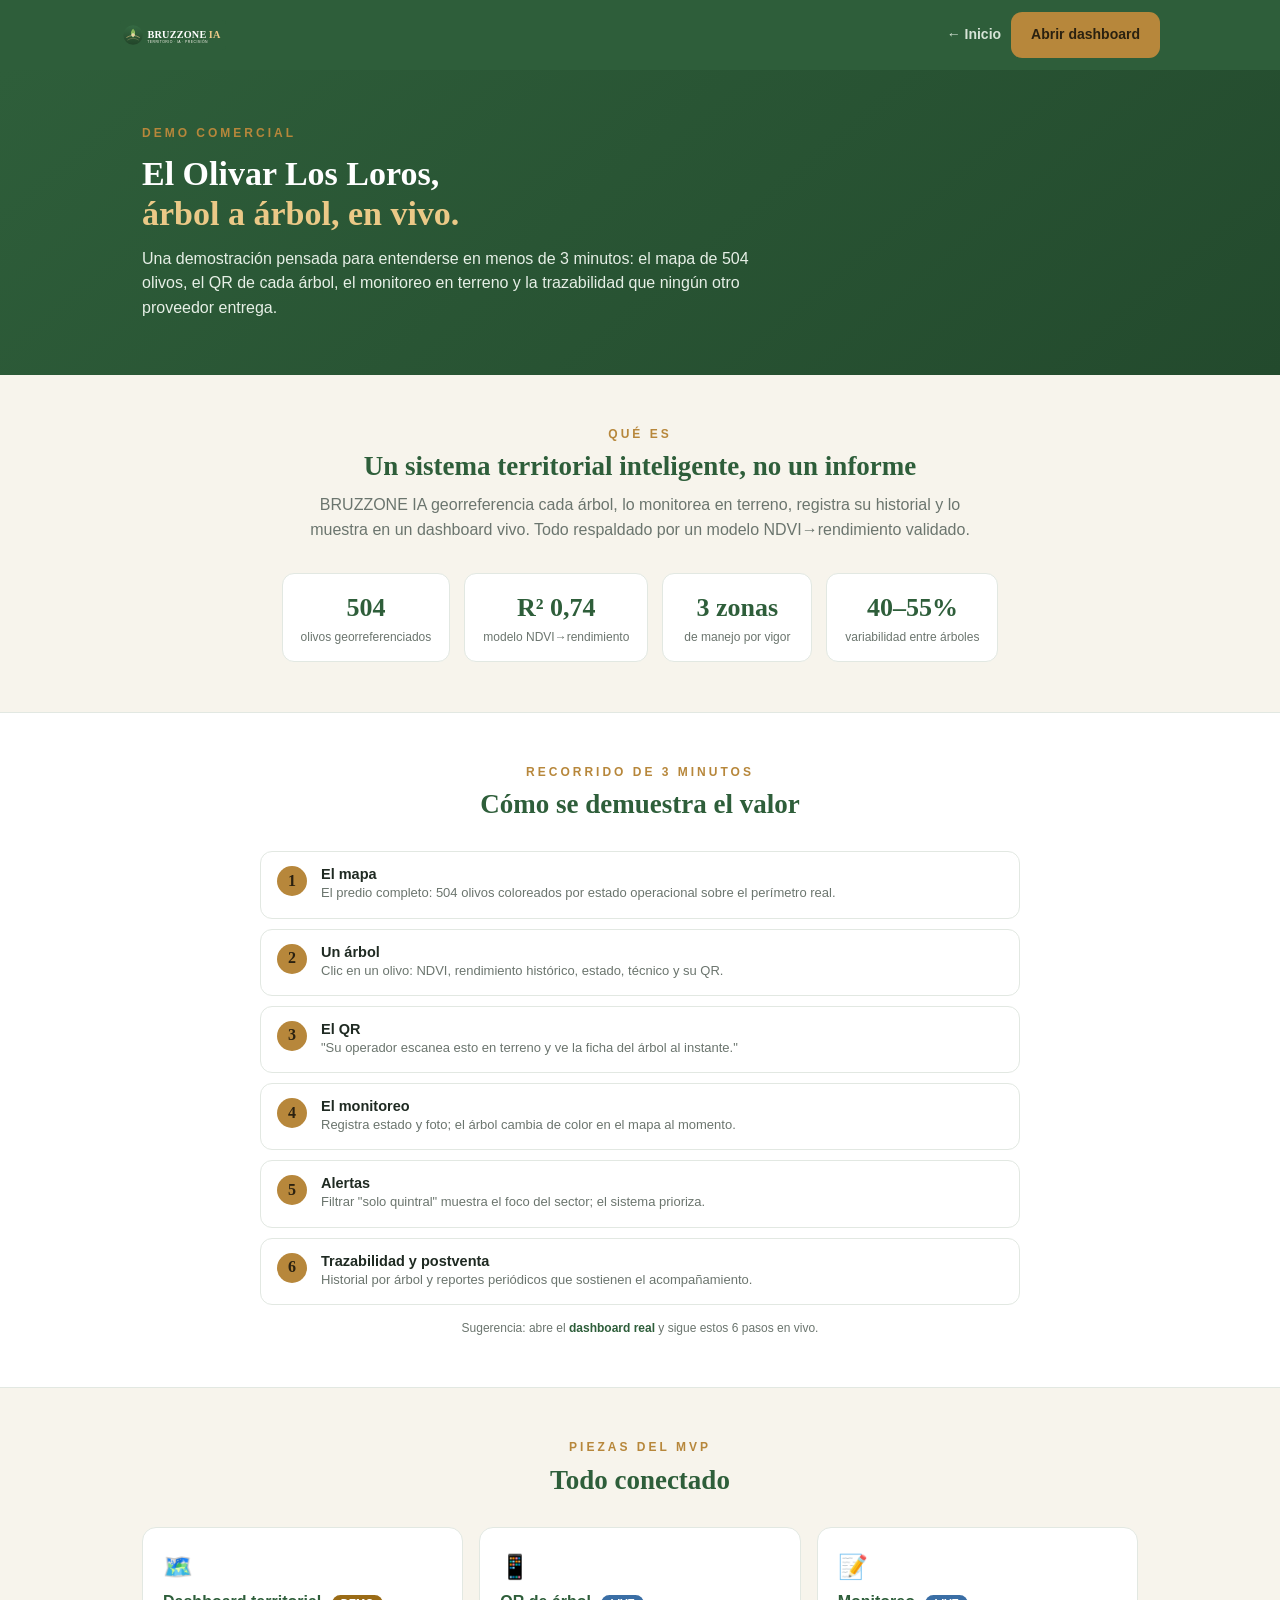
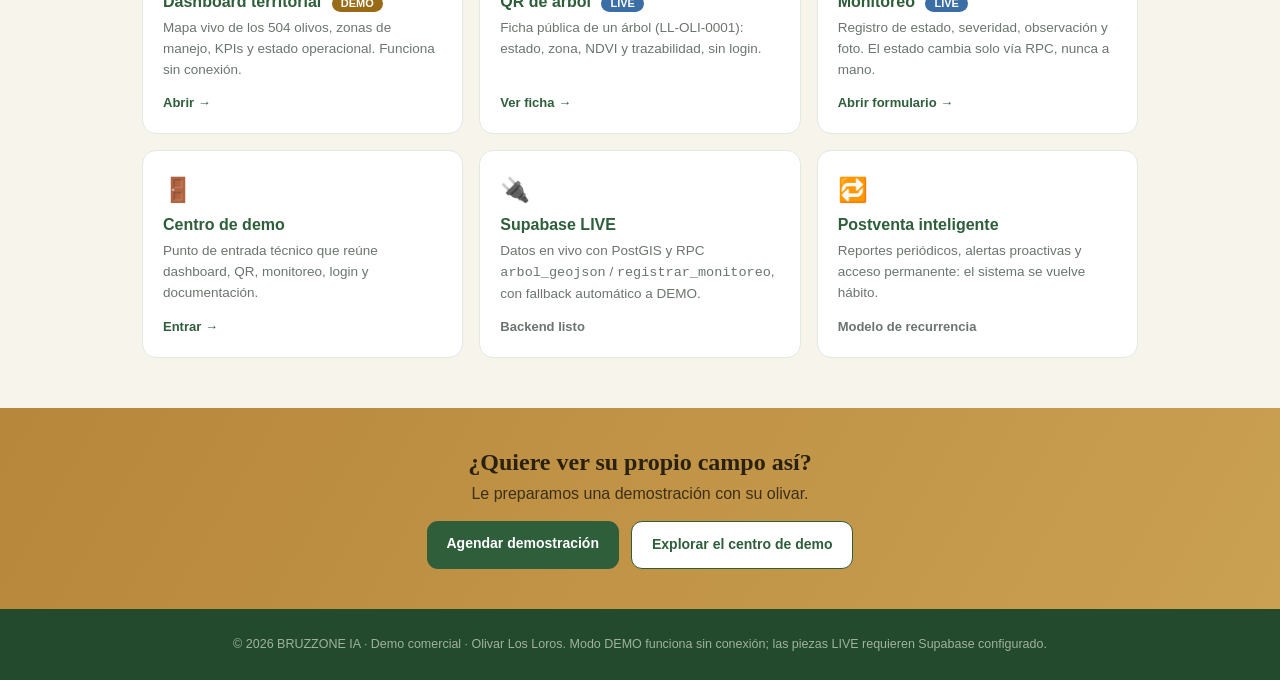
<file: 16_DESARROLLO/web/demo/index.html>
<!DOCTYPE html>
<html lang="es">
<head>
<meta charset="utf-8"/>
<meta name="viewport" content="width=device-width, initial-scale=1.0"/>
<title>BRUZZONE IA — Demo comercial · Olivar Los Loros</title>
<link rel="icon" href="favicon.ico" sizes="any"/>
<link rel="icon" type="image/svg+xml" href="isotipo.svg"/>
<link rel="apple-touch-icon" href="apple-touch-icon.png"/>
<meta name="theme-color" content="#2E5E3A"/>
<link rel="stylesheet" href="bruzzone-ds.css"/>
<style>
:root{--green:#2E5E3A;--green-d:#234A2D;--leaf:#9CC962;--gold:#B7873B;--gold-l:#EBC987;
  --cream:#F7F4EC;--ink:#1f2a22;--grey:#6b756e;--line:#e2e8e2;--white:#fff;
  --serif:Georgia,"Times New Roman",serif;--sans:-apple-system,"Segoe UI",Roboto,Arial,sans-serif;--maxw:1040px;--shadow:0 8px 26px rgba(46,94,58,.13);}
*{box-sizing:border-box;margin:0;padding:0;}
body{font-family:var(--sans);color:var(--ink);background:var(--cream);line-height:1.55;}
a{color:inherit;text-decoration:none;}
.wrap{max-width:var(--maxw);margin:0 auto;padding:0 22px;}
h1,h2,h3{font-family:var(--serif);color:var(--green);line-height:1.18;}
.eyebrow{font-size:12px;letter-spacing:3px;text-transform:uppercase;color:var(--gold);font-weight:700;}
.btn{display:inline-block;padding:12px 20px;border-radius:11px;font-weight:700;font-size:14px;}
.btn.p{background:var(--gold);color:#2a2110;} .btn.g{background:var(--green);color:#fff;} .btn.ghost{background:#fff;color:var(--green);border:1.5px solid var(--green);}
nav{background:var(--green);color:#fff;}
nav .row{display:flex;align-items:center;gap:16px;padding:12px 0;}
nav .logo{font-family:var(--serif);font-weight:700;font-size:18px;color:#fff;display:flex;gap:8px;align-items:center;}
nav .logo .ia{color:var(--gold-l);} nav .sp{margin-left:auto;display:flex;gap:10px;}
nav a.l{font-size:14px;color:#d7e4d7;font-weight:600;align-self:center;}
.hero{background:linear-gradient(140deg,var(--green),var(--green-d));color:#fff;padding:54px 0;}
.hero h1{color:#fff;font-size:34px;margin:12px 0 12px;} .hero h1 span{color:var(--gold-l);}
.hero p{color:#e6efe6;max-width:640px;font-size:16px;}
section{padding:50px 0;}
.center{text-align:center;max-width:700px;margin:0 auto 30px;}
.center h2{font-size:27px;margin:8px 0 10px;} .center p{color:var(--grey);}
.kpis{display:flex;gap:14px;flex-wrap:wrap;justify-content:center;}
.kpi{background:var(--white);border:1px solid var(--line);border-radius:12px;padding:14px 18px;min-width:150px;text-align:center;}
.kpi .v{font-family:var(--serif);font-size:26px;color:var(--green);font-weight:700;} .kpi .l{font-size:12px;color:var(--grey);}
.cards{display:grid;grid-template-columns:repeat(auto-fill,minmax(280px,1fr));gap:16px;}
.card{background:var(--white);border:1px solid var(--line);border-radius:14px;padding:20px;display:flex;flex-direction:column;}
.card .ic{font-size:24px;margin-bottom:8px;} .card h3{font-family:var(--sans);font-size:16px;color:var(--green);margin-bottom:6px;}
.card p{font-size:13.5px;color:var(--grey);flex:1;margin-bottom:12px;} .card .go{align-self:flex-start;font-size:13px;font-weight:700;color:var(--green);}
.badge{display:inline-block;padding:2px 9px;border-radius:11px;font-size:11px;font-weight:700;color:#fff;margin-left:6px;}
.badge.demo{background:#9a6b16;} .badge.live{background:#3a6ea5;}
.steps{counter-reset:s;display:grid;gap:10px;max-width:760px;margin:0 auto;}
.st{background:var(--white);border:1px solid var(--line);border-radius:12px;padding:14px 16px;display:flex;gap:14px;align-items:flex-start;}
.st .n{flex:none;width:30px;height:30px;border-radius:50%;background:var(--gold);color:#2a2110;font-weight:700;display:flex;align-items:center;justify-content:center;font-family:var(--serif);}
.st h3{font-family:var(--sans);font-size:14.5px;color:var(--ink);} .st p{font-size:13px;color:var(--grey);}
.mock{background:var(--white);border:1px solid var(--line);border-radius:14px;padding:14px;box-shadow:var(--shadow);}
.mock .bar{display:flex;gap:6px;margin-bottom:10px;} .mock .bar i{width:11px;height:11px;border-radius:50%;display:block;}
.mock .grid{display:grid;grid-template-columns:repeat(20,1fr);gap:4px;} .mock .grid .d{aspect-ratio:1;border-radius:50%;}
.cta-band{background:linear-gradient(120deg,var(--gold),#caa052);color:#2a2110;padding:40px 0;text-align:center;}
.cta-band h2{color:#2a2110;} .cta-band .b{margin-top:14px;display:flex;gap:12px;justify-content:center;flex-wrap:wrap;}
footer{background:var(--green-d);color:#9fb39f;padding:26px 0;font-size:12.5px;text-align:center;}
.note{font-size:12px;color:var(--grey);text-align:center;margin-top:14px;}
</style>
</head>
<body>
<nav><div class="wrap row">
  <a class="logo" href="../index.html"><img class="bz-brand-logo" src="logo-dark.svg" alt="BRUZZONE IA" style="height:30px"/></a>
  <div class="sp">
    <a class="l" href="../index.html">← Inicio</a>
    <a class="btn p" href="../../../09_DASHBOARDS_Y_PLATAFORMA/03_Mapas_Interactivos/2026-05-29_LL_DASH_leaflet_LIVE_v03.html">Abrir dashboard</a>
  </div>
</div></nav>

<header class="hero"><div class="wrap">
  <div class="eyebrow">Demo comercial</div>
  <h1>El Olivar Los Loros,<br><span>árbol a árbol, en vivo.</span></h1>
  <p>Una demostración pensada para entenderse en menos de 3 minutos: el mapa de 504 olivos, el QR de cada árbol, el monitoreo en terreno y la trazabilidad que ningún otro proveedor entrega.</p>
</div></header>

<section><div class="wrap">
  <div class="center"><div class="eyebrow">Qué es</div><h2>Un sistema territorial inteligente, no un informe</h2>
    <p>BRUZZONE IA georreferencia cada árbol, lo monitorea en terreno, registra su historial y lo muestra en un dashboard vivo. Todo respaldado por un modelo NDVI→rendimiento validado.</p></div>
  <div class="kpis">
    <div class="kpi"><div class="v">504</div><div class="l">olivos georreferenciados</div></div>
    <div class="kpi"><div class="v">R² 0,74</div><div class="l">modelo NDVI→rendimiento</div></div>
    <div class="kpi"><div class="v">3 zonas</div><div class="l">de manejo por vigor</div></div>
    <div class="kpi"><div class="v">40–55%</div><div class="l">variabilidad entre árboles</div></div>
  </div>
</div></section>

<section style="background:#fff;border-top:1px solid var(--line);border-bottom:1px solid var(--line);"><div class="wrap">
  <div class="center"><div class="eyebrow">Recorrido de 3 minutos</div><h2>Cómo se demuestra el valor</h2></div>
  <div class="steps">
    <div class="st"><div class="n">1</div><div><h3>El mapa</h3><p>El predio completo: 504 olivos coloreados por estado operacional sobre el perímetro real.</p></div></div>
    <div class="st"><div class="n">2</div><div><h3>Un árbol</h3><p>Clic en un olivo: NDVI, rendimiento histórico, estado, técnico y su QR.</p></div></div>
    <div class="st"><div class="n">3</div><div><h3>El QR</h3><p>"Su operador escanea esto en terreno y ve la ficha del árbol al instante."</p></div></div>
    <div class="st"><div class="n">4</div><div><h3>El monitoreo</h3><p>Registra estado y foto; el árbol cambia de color en el mapa al momento.</p></div></div>
    <div class="st"><div class="n">5</div><div><h3>Alertas</h3><p>Filtrar "solo quintral" muestra el foco del sector; el sistema prioriza.</p></div></div>
    <div class="st"><div class="n">6</div><div><h3>Trazabilidad y postventa</h3><p>Historial por árbol y reportes periódicos que sostienen el acompañamiento.</p></div></div>
  </div>
  <div class="note">Sugerencia: abre el <a href="../../../09_DASHBOARDS_Y_PLATAFORMA/03_Mapas_Interactivos/2026-05-29_LL_DASH_leaflet_LIVE_v03.html" style="color:var(--green);font-weight:700">dashboard real</a> y sigue estos 6 pasos en vivo.</div>
</div></section>

<section><div class="wrap">
  <div class="center"><div class="eyebrow">Piezas del MVP</div><h2>Todo conectado</h2></div>
  <div class="cards">
    <a class="card" href="../../../09_DASHBOARDS_Y_PLATAFORMA/03_Mapas_Interactivos/2026-05-29_LL_DASH_leaflet_LIVE_v03.html">
      <div class="ic">🗺️</div><h3>Dashboard territorial <span class="badge demo">DEMO</span></h3>
      <p>Mapa vivo de los 504 olivos, zonas de manejo, KPIs y estado operacional. Funciona sin conexión.</p><span class="go">Abrir →</span></a>
    <a class="card" href="../../frontend/src/components/qr/2026-05-29_LL_QR_live_ficha_publica_v01.html?codigo=LL-OLI-0001">
      <div class="ic">📱</div><h3>QR de árbol <span class="badge live">LIVE</span></h3>
      <p>Ficha pública de un árbol (LL-OLI-0001): estado, zona, NDVI y trazabilidad, sin login.</p><span class="go">Ver ficha →</span></a>
    <a class="card" href="../../frontend/monitoring/2026-05-29_LL_MON_registro_monitoreo_v01.html?codigo=LL-OLI-0001">
      <div class="ic">📝</div><h3>Monitoreo <span class="badge live">LIVE</span></h3>
      <p>Registro de estado, severidad, observación y foto. El estado cambia solo vía RPC, nunca a mano.</p><span class="go">Abrir formulario →</span></a>
    <a class="card" href="../../frontend/index.html">
      <div class="ic">🚪</div><h3>Centro de demo</h3>
      <p>Punto de entrada técnico que reúne dashboard, QR, monitoreo, login y documentación.</p><span class="go">Entrar →</span></a>
    <div class="card">
      <div class="ic">🔌</div><h3>Supabase LIVE</h3>
      <p>Datos en vivo con PostGIS y RPC <code>arbol_geojson</code> / <code>registrar_monitoreo</code>, con fallback automático a DEMO.</p><span class="go" style="color:var(--grey)">Backend listo</span></div>
    <div class="card">
      <div class="ic">🔁</div><h3>Postventa inteligente</h3>
      <p>Reportes periódicos, alertas proactivas y acceso permanente: el sistema se vuelve hábito.</p><span class="go" style="color:var(--grey)">Modelo de recurrencia</span></div>
  </div>
</div></section>

<section class="cta-band"><div class="wrap">
  <h2>¿Quiere ver su propio campo así?</h2>
  <p style="color:#3d3016;margin-top:6px;">Le preparamos una demostración con su olivar.</p>
  <div class="b">
    <a class="btn g" href="../index.html#contacto">Agendar demostración</a>
    <a class="btn ghost" href="../../frontend/index.html">Explorar el centro de demo</a>
  </div>
</div></section>

<footer><div class="wrap">© <span id="y"></span> BRUZZONE IA · Demo comercial · Olivar Los Loros. Modo DEMO funciona sin conexión; las piezas LIVE requieren Supabase configurado.</div></footer>
<script>document.getElementById("y").textContent=new Date().getFullYear();</script>
</body>
</html>
</file>
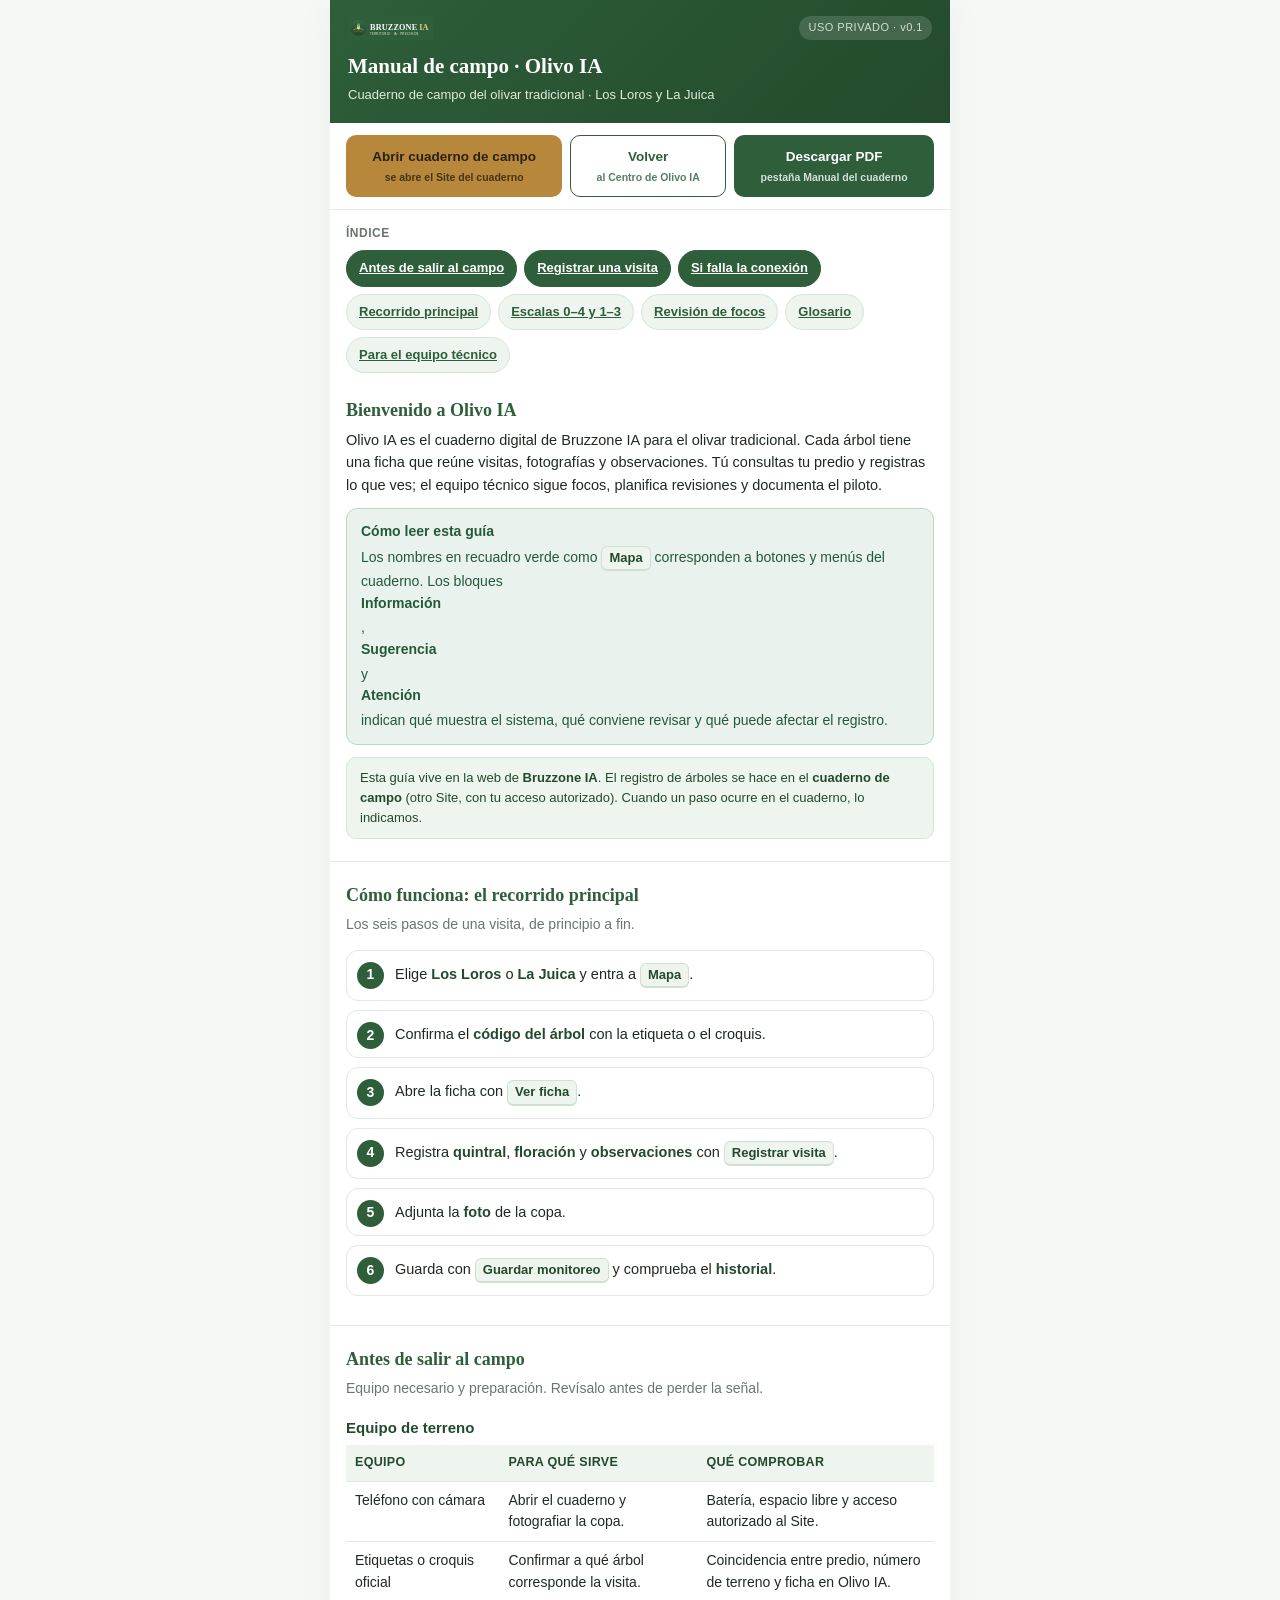
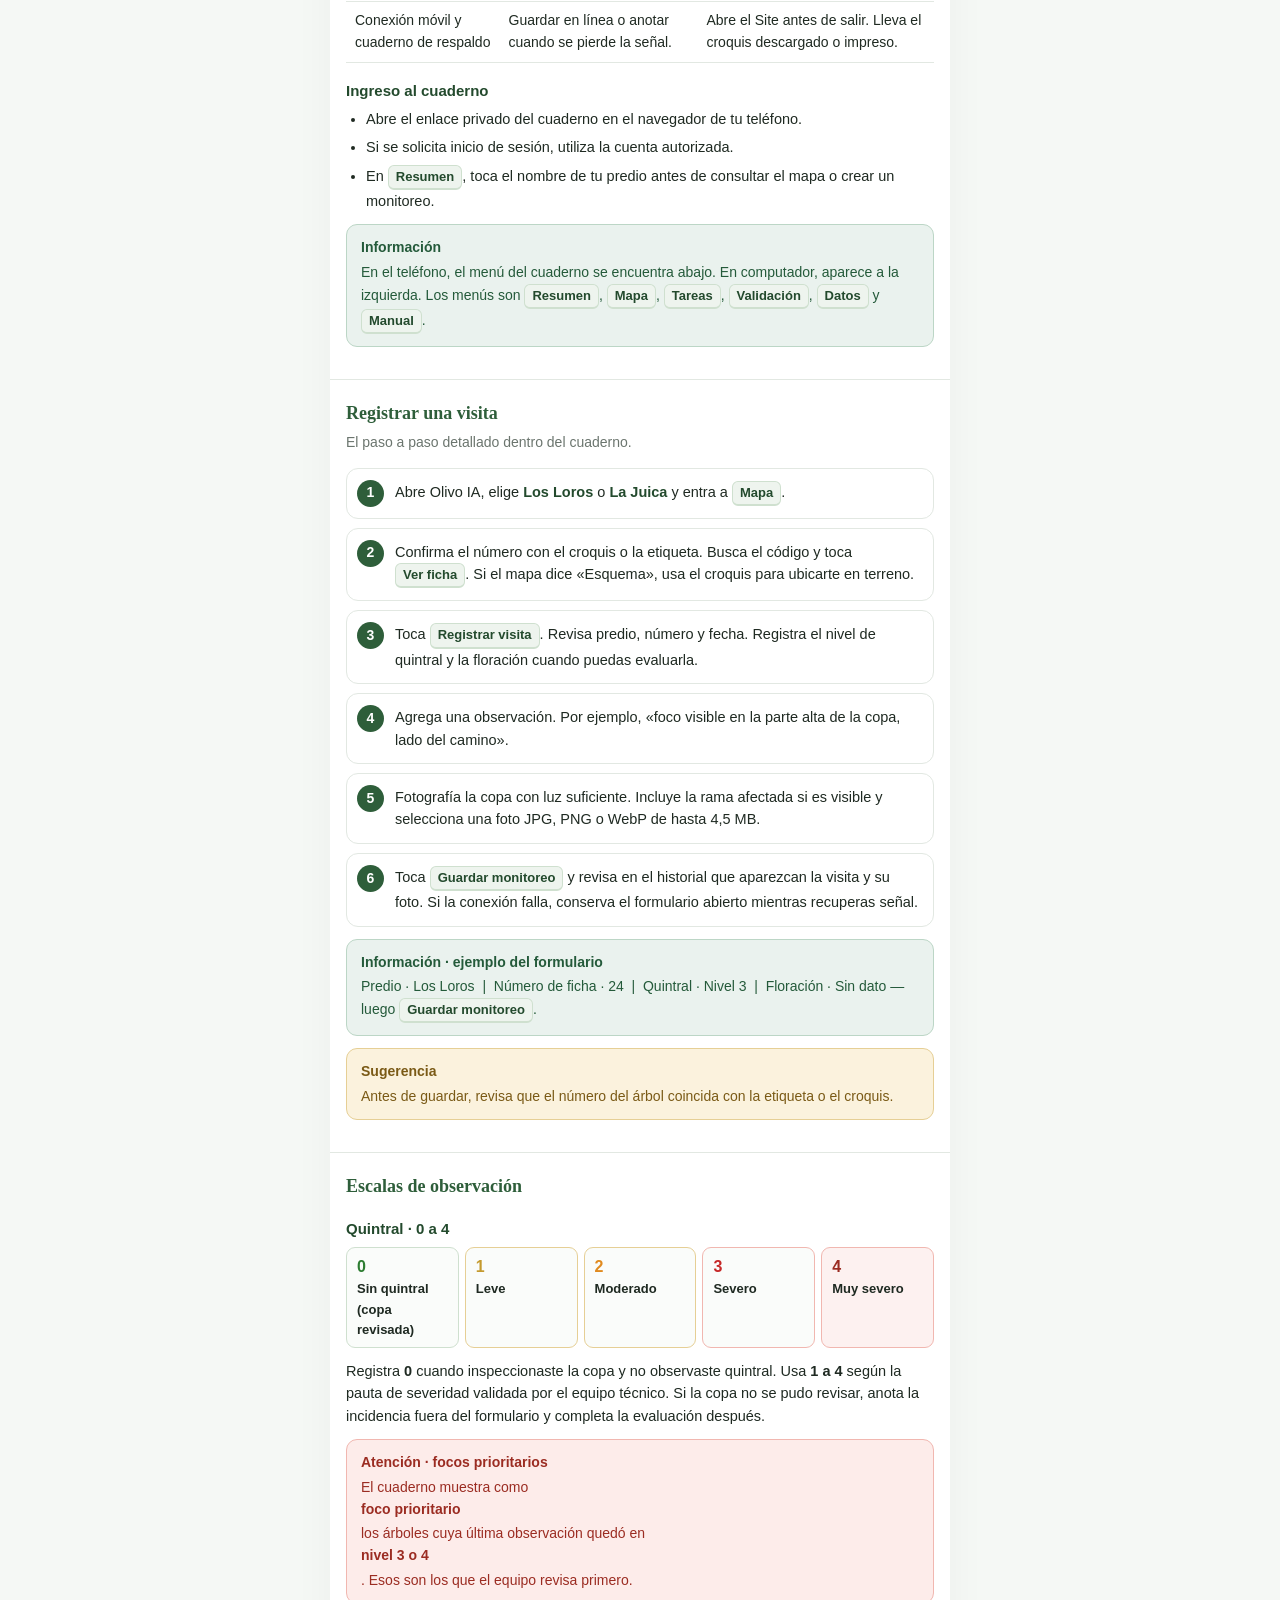
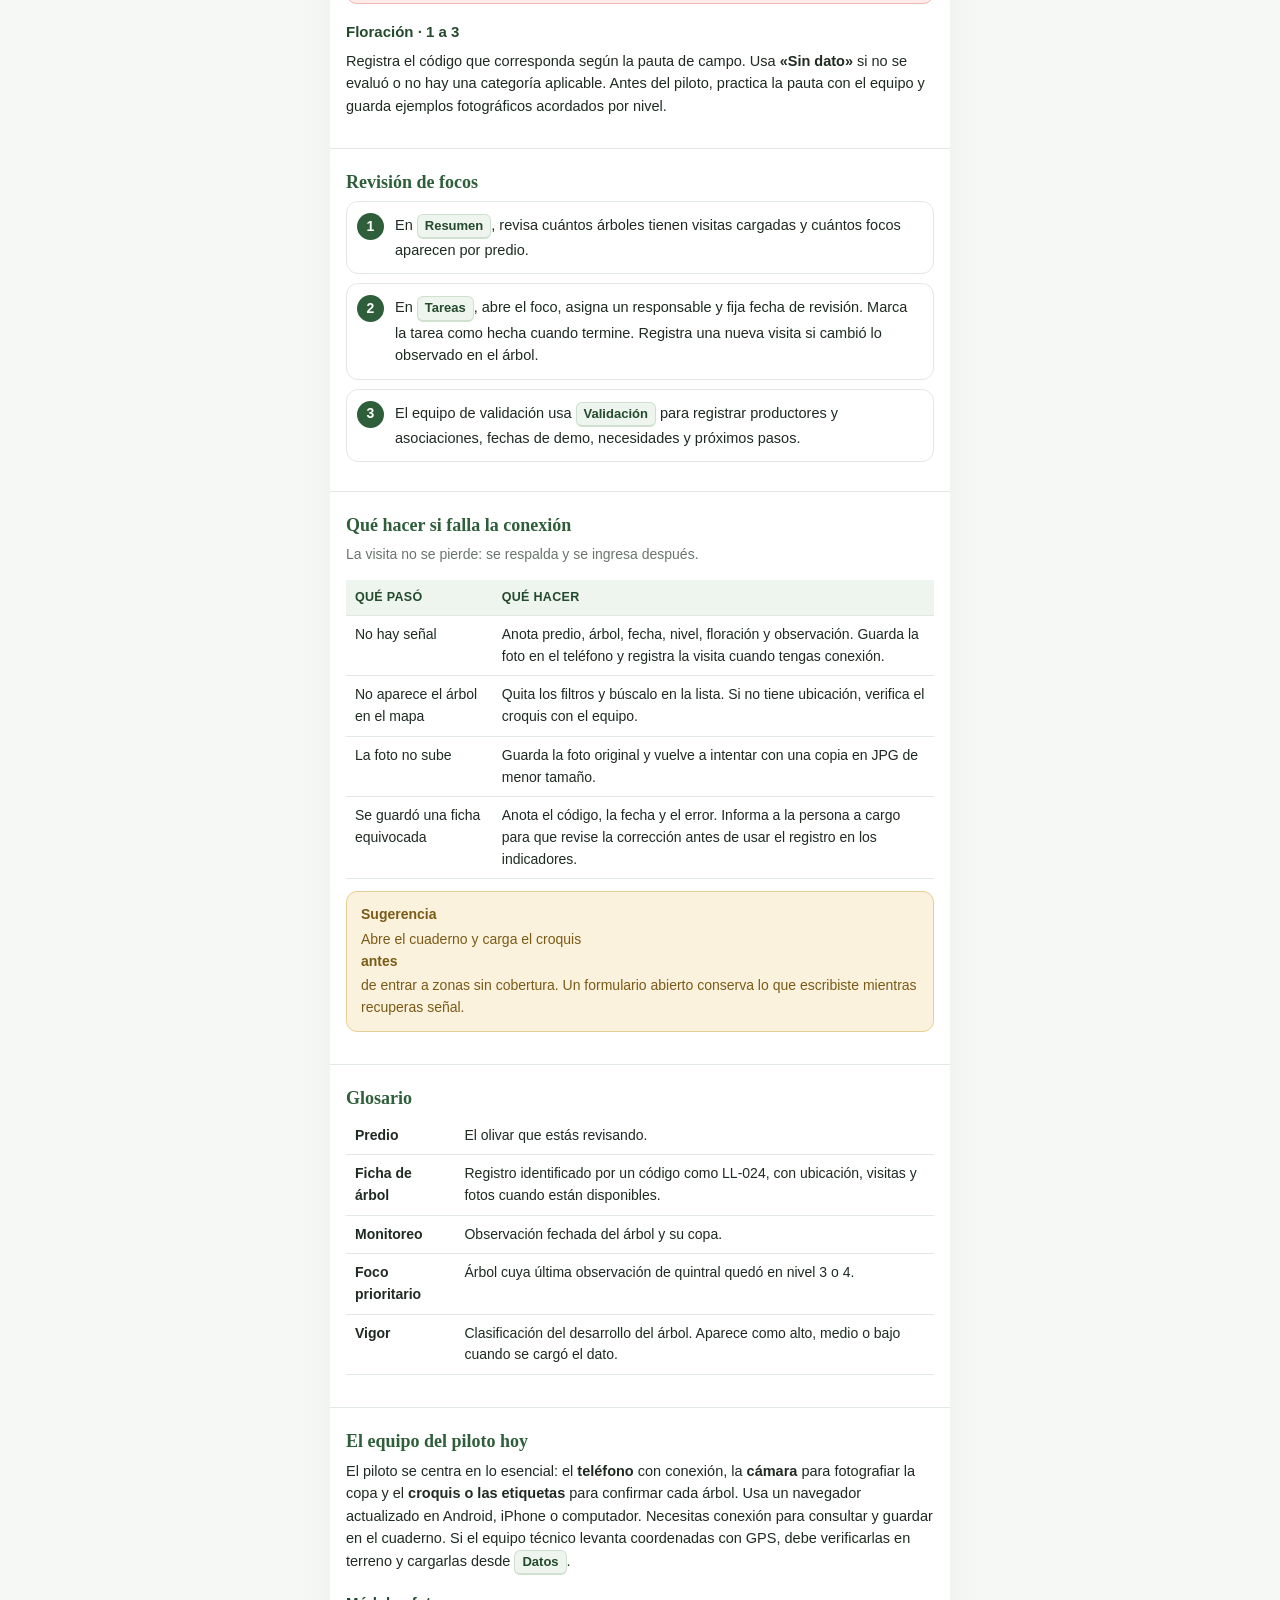
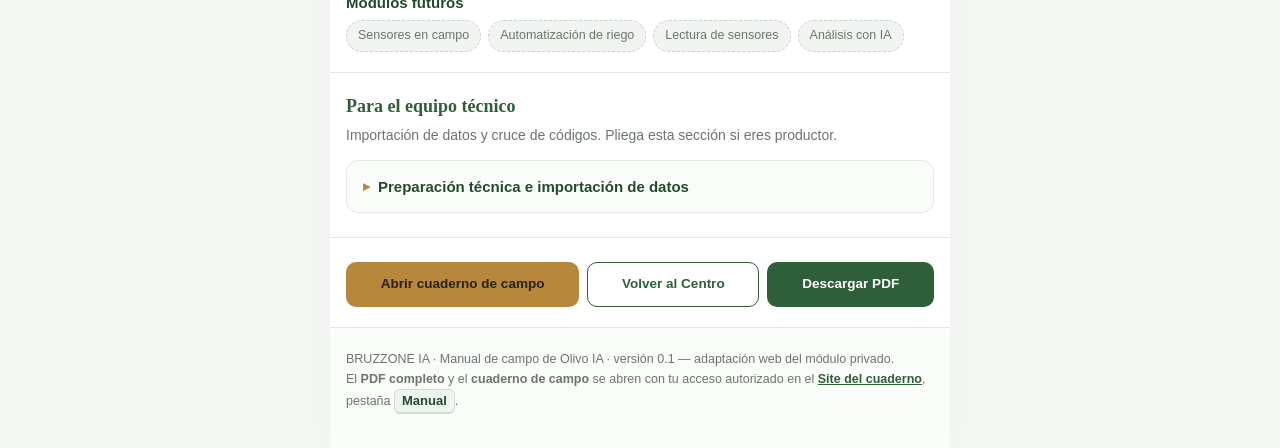
<file: 16_DESARROLLO/frontend/manual/2026-11-11_LL_MANUAL_campo_v01.html>
<!DOCTYPE html>
<html lang="es">
<head>
<meta charset="utf-8"/>
<meta name="viewport" content="width=device-width, initial-scale=1.0"/>
<!-- Uso privado del piloto: no indexar en buscadores -->
<meta name="robots" content="noindex, nofollow"/>
<title>BRUZZONE IA — Manual de campo · Olivo IA</title>
<link rel="icon" href="favicon.ico" sizes="any"/>
<link rel="icon" type="image/svg+xml" href="isotipo.svg"/>
<link rel="apple-touch-icon" href="apple-touch-icon.png"/>
<meta name="theme-color" content="#2E5E3A"/>
<link rel="stylesheet" href="bruzzone-ds.css"/>
<style>
:root{
  --green:#2E5E3A; --green-d:#234A2D; --gold:#B7873B; --gold-l:#EBC987;
  --ink:#1f2a22; --grey:#6b756e; --line:#e2e8e2; --bg:#f5f8f5; --cream:#F7F4EC;
  --info:#eaf2ee; --info-b:#bcd6c6; --info-t:#245a3a;
  --tip:#fbf2dd; --tip-b:#e6cf95; --tip-t:#7a5a16;
  --warn:#fdecea; --warn-b:#f1b7b0; --warn-t:#9b2c22;
}
*{box-sizing:border-box;}
body{margin:0;font-family:-apple-system,Segoe UI,Roboto,Arial,sans-serif;color:var(--ink);background:var(--bg);line-height:1.55;}
a{color:inherit;}
.wrap{max-width:620px;margin:0 auto;background:#fff;min-height:100vh;box-shadow:0 0 40px rgba(0,0,0,.04);}

/* HEADER */
header{background:linear-gradient(135deg,var(--green) 0%,var(--green-d) 100%);color:#fff;padding:16px 18px 18px;position:sticky;top:0;z-index:30;}
header .top{display:flex;align-items:center;justify-content:space-between;gap:10px;}
header img{height:24px;}
header .ver{font-size:11px;letter-spacing:.5px;color:#cfe0cf;background:rgba(255,255,255,.14);padding:3px 9px;border-radius:20px;}
header h1{margin:10px 0 2px;font-size:21px;font-family:Georgia,serif;}
header p{margin:0;font-size:13px;color:#dcebdc;}

/* ACTION BAR */
.actions{display:flex;gap:8px;flex-wrap:wrap;padding:12px 16px;background:#fff;border-bottom:1px solid var(--line);position:sticky;top:0;z-index:20;}
.btn{flex:1 1 auto;min-width:130px;text-align:center;border-radius:10px;padding:11px 12px;font-size:13.5px;font-weight:700;text-decoration:none;border:1.5px solid transparent;cursor:pointer;}
.btn.primary{background:var(--gold);color:#2a2110;}
.btn.primary:hover{background:var(--gold-l);}
.btn.green{background:var(--green);color:#fff;}
.btn.ghost{background:#fff;color:var(--green);border-color:var(--green);}
.btn .mini{display:block;font-size:10.5px;font-weight:600;opacity:.8;margin-top:1px;}

/* INDEX CHIPS */
.idx{padding:14px 16px 4px;}
.idx h2{font-size:12px;letter-spacing:.5px;text-transform:uppercase;color:var(--grey);margin:0 0 8px;}
.chips{display:flex;gap:7px;flex-wrap:wrap;}
.chips a{font-size:13px;font-weight:600;color:var(--green);background:#eef4ee;border:1px solid #d8e6d8;border-radius:20px;padding:7px 12px;}
.chips a.key{background:var(--green);color:#fff;border-color:var(--green);}

/* SECTIONS */
section{padding:20px 16px;border-top:1px solid var(--line);}
section:first-of-type{border-top:none;}
h2.sec{font-size:18px;color:var(--green);font-family:Georgia,serif;margin:0 0 4px;scroll-margin-top:80px;}
.lead{color:var(--grey);font-size:14px;margin:0 0 14px;}
h3{font-size:15px;color:var(--green-d);margin:16px 0 6px;}
p{margin:0 0 11px;font-size:14.5px;}
ul{margin:0 0 12px;padding-left:20px;} li{font-size:14.5px;margin-bottom:6px;}

/* NUMBERED STEPS (recorrido) */
.steps{list-style:none;margin:0;padding:0;counter-reset:s;}
.steps>li{counter-increment:s;position:relative;padding:12px 12px 12px 48px;background:#fff;border:1px solid var(--line);border-radius:12px;margin-bottom:9px;font-size:14.5px;}
.steps>li::before{content:counter(s);position:absolute;left:10px;top:11px;width:27px;height:27px;background:var(--green);color:#fff;border-radius:50%;display:flex;align-items:center;justify-content:center;font-weight:700;font-size:14px;}
.steps b{color:var(--green-d);}

/* BOTÓN DEL CUADERNO (nombres que ve el productor) */
.kbd{display:inline-block;background:#eef4ee;border:1px solid #cfe0cf;border-bottom-width:2px;border-radius:6px;padding:1px 7px;font-size:13px;font-weight:700;color:var(--green-d);white-space:nowrap;}

/* CALLOUTS */
.call{border:1px solid;border-radius:11px;padding:12px 14px;margin:12px 0;font-size:14px;}
.call b{display:block;margin-bottom:3px;}
.call.info{background:var(--info);border-color:var(--info-b);color:var(--info-t);}
.call.tip{background:var(--tip);border-color:var(--tip-b);color:var(--tip-t);}
.call.warn{background:var(--warn);border-color:var(--warn-b);color:var(--warn-t);}

/* SCALE PILLS */
.scale{display:flex;gap:6px;flex-wrap:wrap;margin:4px 0 12px;}
.lvl{border-radius:9px;padding:7px 10px;font-size:13px;font-weight:600;border:1px solid var(--line);background:#fafcfa;flex:1 1 90px;}
.lvl .n{display:block;font-size:16px;font-weight:800;}
.lvl.p0{border-color:#cfe0cf;} .lvl.p0 .n{color:#2E7D32;}
.lvl.p1{border-color:#e6cf95;} .lvl.p1 .n{color:#C49A2E;}
.lvl.p2{border-color:#e6cf95;} .lvl.p2 .n{color:#E08A1E;}
.lvl.p3{border-color:#f1b7b0;} .lvl.p3 .n{color:#C62828;}
.lvl.p4{border-color:#f1b7b0;background:#fdf1f0;} .lvl.p4 .n{color:#9b2c22;}

/* TABLE */
table.kv{width:100%;border-collapse:collapse;font-size:14px;margin:4px 0 12px;}
table.kv th,table.kv td{text-align:left;padding:8px 9px;border-bottom:1px solid var(--line);vertical-align:top;}
table.kv th{background:#eef4ee;color:var(--green-d);font-size:12.5px;text-transform:uppercase;letter-spacing:.3px;}

/* DETAILS (equipo técnico) */
details.tech{border:1px solid var(--line);border-radius:12px;padding:0;margin:8px 0 4px;background:#fafcfa;overflow:hidden;}
details.tech>summary{cursor:pointer;padding:14px 16px;font-weight:700;color:var(--green-d);font-size:15px;list-style:none;display:flex;align-items:center;gap:8px;}
details.tech>summary::-webkit-details-marker{display:none;}
details.tech>summary::before{content:"▸";color:var(--gold);font-size:14px;}
details.tech[open]>summary::before{content:"▾";}
details.tech .body{padding:0 16px 14px;}
code,pre{font-family:Consolas,SFMono-Regular,monospace;}
code{background:#eef2ee;padding:1px 5px;border-radius:5px;font-size:13px;}
pre{background:#1f2a22;color:#e8f0e8;padding:12px;border-radius:9px;overflow:auto;font-size:12.5px;margin:8px 0;}

/* FUTURE MODULES */
.future{display:flex;gap:7px;flex-wrap:wrap;}
.future span{font-size:12.5px;color:var(--grey);background:#f1f4f1;border:1px dashed #c9d6c9;border-radius:20px;padding:5px 11px;}

footer{padding:22px 16px 34px;color:var(--grey);font-size:12.5px;border-top:1px solid var(--line);background:#fafcfa;}
footer a{color:var(--green);font-weight:600;}
.where{background:#eef4ee;border:1px solid #d8e6d8;border-radius:10px;padding:10px 13px;font-size:13px;color:var(--green-d);margin:10px 0 2px;}
</style>
</head>
<body>
<div class="wrap">

<header>
  <div class="top">
    <img src="logo-dark.svg" alt="BRUZZONE IA"/>
    <span class="ver">USO PRIVADO · v0.1</span>
  </div>
  <h1>Manual de campo · Olivo IA</h1>
  <p>Cuaderno de campo del olivar tradicional · Los Loros y La Juica</p>
</header>

<!-- ACCIONES PRINCIPALES -->
<div class="actions">
  <a class="btn primary" href="https://olivo-ia-cuaderno-de-campo.remarkablepersimmon1.chatgpt.site" target="_blank" rel="noopener">Abrir cuaderno de campo<span class="mini">se abre el Site del cuaderno</span></a>
  <a class="btn ghost" href="../index.html">Volver<span class="mini">al Centro de Olivo IA</span></a>
  <a class="btn green" href="https://olivo-ia-cuaderno-de-campo.remarkablepersimmon1.chatgpt.site" target="_blank" rel="noopener">Descargar PDF<span class="mini">pestaña Manual del cuaderno</span></a>
</div>

<!-- ÍNDICE -->
<div class="idx">
  <h2>Índice</h2>
  <div class="chips">
    <a class="key" href="#antes">Antes de salir al campo</a>
    <a class="key" href="#registrar">Registrar una visita</a>
    <a class="key" href="#conexion">Si falla la conexión</a>
    <a href="#recorrido">Recorrido principal</a>
    <a href="#escalas">Escalas 0–4 y 1–3</a>
    <a href="#focos">Revisión de focos</a>
    <a href="#glosario">Glosario</a>
    <a href="#tecnico">Para el equipo técnico</a>
  </div>
</div>

<!-- BIENVENIDA -->
<section>
  <h2 class="sec">Bienvenido a Olivo IA</h2>
  <p>Olivo IA es el cuaderno digital de Bruzzone IA para el olivar tradicional. Cada árbol tiene una ficha
     que reúne visitas, fotografías y observaciones. Tú consultas tu predio y registras lo que ves; el equipo
     técnico sigue focos, planifica revisiones y documenta el piloto.</p>
  <div class="call info">
    <b>Cómo leer esta guía</b>
    Los nombres en recuadro verde como <span class="kbd">Mapa</span> corresponden a botones y menús del cuaderno.
    Los bloques <b>Información</b>, <b>Sugerencia</b> y <b>Atención</b> indican qué muestra el sistema, qué conviene revisar y qué puede afectar el registro.
  </div>
  <div class="where">Esta guía vive en la web de <b>Bruzzone IA</b>. El registro de árboles se hace en el <b>cuaderno de campo</b> (otro Site, con tu acceso autorizado). Cuando un paso ocurre en el cuaderno, lo indicamos.</div>
</section>

<!-- RECORRIDO PRINCIPAL -->
<section id="recorrido">
  <h2 class="sec">Cómo funciona: el recorrido principal</h2>
  <p class="lead">Los seis pasos de una visita, de principio a fin.</p>
  <ol class="steps">
    <li>Elige <b>Los Loros</b> o <b>La Juica</b> y entra a <span class="kbd">Mapa</span>.</li>
    <li>Confirma el <b>código del árbol</b> con la etiqueta o el croquis.</li>
    <li>Abre la ficha con <span class="kbd">Ver ficha</span>.</li>
    <li>Registra <b>quintral</b>, <b>floración</b> y <b>observaciones</b> con <span class="kbd">Registrar visita</span>.</li>
    <li>Adjunta la <b>foto</b> de la copa.</li>
    <li>Guarda con <span class="kbd">Guardar monitoreo</span> y comprueba el <b>historial</b>.</li>
  </ol>
</section>

<!-- ANTES DE SALIR -->
<section id="antes">
  <h2 class="sec">Antes de salir al campo</h2>
  <p class="lead">Equipo necesario y preparación. Revísalo antes de perder la señal.</p>

  <h3>Equipo de terreno</h3>
  <table class="kv">
    <tr><th>Equipo</th><th>Para qué sirve</th><th>Qué comprobar</th></tr>
    <tr><td>Teléfono con cámara</td><td>Abrir el cuaderno y fotografiar la copa.</td><td>Batería, espacio libre y acceso autorizado al Site.</td></tr>
    <tr><td>Etiquetas o croquis oficial</td><td>Confirmar a qué árbol corresponde la visita.</td><td>Coincidencia entre predio, número de terreno y ficha en Olivo IA.</td></tr>
    <tr><td>Conexión móvil y cuaderno de respaldo</td><td>Guardar en línea o anotar cuando se pierde la señal.</td><td>Abre el Site antes de salir. Lleva el croquis descargado o impreso.</td></tr>
  </table>

  <h3>Ingreso al cuaderno</h3>
  <ul>
    <li>Abre el enlace privado del cuaderno en el navegador de tu teléfono.</li>
    <li>Si se solicita inicio de sesión, utiliza la cuenta autorizada.</li>
    <li>En <span class="kbd">Resumen</span>, toca el nombre de tu predio antes de consultar el mapa o crear un monitoreo.</li>
  </ul>
  <div class="call info">
    <b>Información</b>
    En el teléfono, el menú del cuaderno se encuentra abajo. En computador, aparece a la izquierda. Los menús son
    <span class="kbd">Resumen</span>, <span class="kbd">Mapa</span>, <span class="kbd">Tareas</span>, <span class="kbd">Validación</span>, <span class="kbd">Datos</span> y <span class="kbd">Manual</span>.
  </div>
</section>

<!-- REGISTRAR UNA VISITA -->
<section id="registrar">
  <h2 class="sec">Registrar una visita</h2>
  <p class="lead">El paso a paso detallado dentro del cuaderno.</p>
  <ol class="steps">
    <li>Abre Olivo IA, elige <b>Los Loros</b> o <b>La Juica</b> y entra a <span class="kbd">Mapa</span>.</li>
    <li>Confirma el número con el croquis o la etiqueta. Busca el código y toca <span class="kbd">Ver ficha</span>. Si el mapa dice «Esquema», usa el croquis para ubicarte en terreno.</li>
    <li>Toca <span class="kbd">Registrar visita</span>. Revisa predio, número y fecha. Registra el nivel de quintral y la floración cuando puedas evaluarla.</li>
    <li>Agrega una observación. Por ejemplo, «foco visible en la parte alta de la copa, lado del camino».</li>
    <li>Fotografía la copa con luz suficiente. Incluye la rama afectada si es visible y selecciona una foto JPG, PNG o WebP de hasta 4,5 MB.</li>
    <li>Toca <span class="kbd">Guardar monitoreo</span> y revisa en el historial que aparezcan la visita y su foto. Si la conexión falla, conserva el formulario abierto mientras recuperas señal.</li>
  </ol>
  <div class="call info">
    <b>Información · ejemplo del formulario</b>
    Predio · Los Loros &nbsp;|&nbsp; Número de ficha · 24 &nbsp;|&nbsp; Quintral · Nivel 3 &nbsp;|&nbsp; Floración · Sin dato — luego <span class="kbd">Guardar monitoreo</span>.
  </div>
  <div class="call tip">
    <b>Sugerencia</b>
    Antes de guardar, revisa que el número del árbol coincida con la etiqueta o el croquis.
  </div>
</section>

<!-- ESCALAS -->
<section id="escalas">
  <h2 class="sec">Escalas de observación</h2>

  <h3>Quintral · 0 a 4</h3>
  <div class="scale">
    <div class="lvl p0"><span class="n">0</span>Sin quintral (copa revisada)</div>
    <div class="lvl p1"><span class="n">1</span>Leve</div>
    <div class="lvl p2"><span class="n">2</span>Moderado</div>
    <div class="lvl p3"><span class="n">3</span>Severo</div>
    <div class="lvl p4"><span class="n">4</span>Muy severo</div>
  </div>
  <p>Registra <b>0</b> cuando inspeccionaste la copa y no observaste quintral. Usa <b>1 a 4</b> según la pauta de
     severidad validada por el equipo técnico. Si la copa no se pudo revisar, anota la incidencia fuera del
     formulario y completa la evaluación después.</p>
  <div class="call warn">
    <b>Atención · focos prioritarios</b>
    El cuaderno muestra como <b>foco prioritario</b> los árboles cuya última observación quedó en <b>nivel 3 o 4</b>. Esos son los que el equipo revisa primero.
  </div>

  <h3>Floración · 1 a 3</h3>
  <p>Registra el código que corresponda según la pauta de campo. Usa <b>«Sin dato»</b> si no se evaluó o no hay una
     categoría aplicable. Antes del piloto, practica la pauta con el equipo y guarda ejemplos fotográficos acordados por nivel.</p>
</section>

<!-- FOCOS Y TAREAS -->
<section id="focos">
  <h2 class="sec">Revisión de focos</h2>
  <ol class="steps">
    <li>En <span class="kbd">Resumen</span>, revisa cuántos árboles tienen visitas cargadas y cuántos focos aparecen por predio.</li>
    <li>En <span class="kbd">Tareas</span>, abre el foco, asigna un responsable y fija fecha de revisión. Marca la tarea como hecha cuando termine. Registra una nueva visita si cambió lo observado en el árbol.</li>
    <li>El equipo de validación usa <span class="kbd">Validación</span> para registrar productores y asociaciones, fechas de demo, necesidades y próximos pasos.</li>
  </ol>
</section>

<!-- CONEXIÓN -->
<section id="conexion">
  <h2 class="sec">Qué hacer si falla la conexión</h2>
  <p class="lead">La visita no se pierde: se respalda y se ingresa después.</p>
  <table class="kv">
    <tr><th>Qué pasó</th><th>Qué hacer</th></tr>
    <tr><td>No hay señal</td><td>Anota predio, árbol, fecha, nivel, floración y observación. Guarda la foto en el teléfono y registra la visita cuando tengas conexión.</td></tr>
    <tr><td>No aparece el árbol en el mapa</td><td>Quita los filtros y búscalo en la lista. Si no tiene ubicación, verifica el croquis con el equipo.</td></tr>
    <tr><td>La foto no sube</td><td>Guarda la foto original y vuelve a intentar con una copia en JPG de menor tamaño.</td></tr>
    <tr><td>Se guardó una ficha equivocada</td><td>Anota el código, la fecha y el error. Informa a la persona a cargo para que revise la corrección antes de usar el registro en los indicadores.</td></tr>
  </table>
  <div class="call tip">
    <b>Sugerencia</b>
    Abre el cuaderno y carga el croquis <b>antes</b> de entrar a zonas sin cobertura. Un formulario abierto conserva lo que escribiste mientras recuperas señal.
  </div>
</section>

<!-- GLOSARIO -->
<section id="glosario">
  <h2 class="sec">Glosario</h2>
  <table class="kv">
    <tr><td><b>Predio</b></td><td>El olivar que estás revisando.</td></tr>
    <tr><td><b>Ficha de árbol</b></td><td>Registro identificado por un código como LL-024, con ubicación, visitas y fotos cuando están disponibles.</td></tr>
    <tr><td><b>Monitoreo</b></td><td>Observación fechada del árbol y su copa.</td></tr>
    <tr><td><b>Foco prioritario</b></td><td>Árbol cuya última observación de quintral quedó en nivel 3 o 4.</td></tr>
    <tr><td><b>Vigor</b></td><td>Clasificación del desarrollo del árbol. Aparece como alto, medio o bajo cuando se cargó el dato.</td></tr>
  </table>
</section>

<!-- EQUIPO ACTUAL Y FUTURO -->
<section>
  <h2 class="sec">El equipo del piloto hoy</h2>
  <p>El piloto se centra en lo esencial: el <b>teléfono</b> con conexión, la <b>cámara</b> para fotografiar la copa y el
     <b>croquis o las etiquetas</b> para confirmar cada árbol. Usa un navegador actualizado en Android, iPhone o computador.
     Necesitas conexión para consultar y guardar en el cuaderno. Si el equipo técnico levanta coordenadas con GPS, debe
     verificarlas en terreno y cargarlas desde <span class="kbd">Datos</span>.</p>
  <h3>Módulos futuros</h3>
  <div class="future">
    <span>Sensores en campo</span>
    <span>Automatización de riego</span>
    <span>Lectura de sensores</span>
    <span>Análisis con IA</span>
  </div>
</section>

<!-- PARA EL EQUIPO TÉCNICO -->
<section id="tecnico">
  <h2 class="sec">Para el equipo técnico</h2>
  <p class="lead">Importación de datos y cruce de códigos. Pliega esta sección si eres productor.</p>
  <details class="tech">
    <summary>Preparación técnica e importación de datos</summary>
    <div class="body">
      <ol>
        <li>Cruza los códigos internos <code>LL-001</code> a <code>LL-504</code> y <code>LJ-001</code> a <code>LJ-268</code> con los códigos oficiales. En La Juica verifica qué versión del croquis corresponde y conserva la numeración oficial en la etiqueta visible.</li>
        <li>En <span class="kbd">Datos</span>, importa puntos y perímetros GeoJSON en WGS84. Usa longitud y latitud en ese orden. Las propiedades opcionales incluyen <code>etiqueta</code>, <code>vigor</code> (Alto, Medio o Bajo) y <code>estado</code> (Vivo, Muerto o Sin verificar). En los polígonos usa <code>LL</code> o <code>LJ</code> como <code>id</code>.</li>
        <li>Convierte los monitoreos de QField a JSON y conserva un identificador estable por visita. Importa el historial y vincula las fotos originales en la visita correspondiente. Confirma el cruce con una muestra antes de cargar el resto.</li>
        <li>Verifica en el teléfono una visita completa, una foto, un filtro por quintral y una tarea. Revisa el mismo registro desde otro dispositivo con la cuenta autorizada.</li>
      </ol>
      <div class="call warn">
        <b>Atención</b>
        Antes de asociar fotos o históricos, confirma que el código de terreno corresponde a la misma ficha en Olivo IA.
      </div>
      <p style="margin-bottom:6px"><b>Ejemplo de registro histórico</b> (sirve para comprobar la estructura):</p>
      <pre>[{"id":"visita-001","tree":"LL-001","day":"2026-11-11","level":3,"bloom":null,"notes":"Ejemplo de estructura"}]</pre>
      <p class="lead" style="margin:0">Referencia de estructura: Manual de Módulo Privado DropControl, v1.0.</p>
    </div>
  </details>
</section>

<!-- ACCIONES AL PIE -->
<section>
  <div class="actions" style="position:static;border:none;padding:4px 0 0;">
    <a class="btn primary" href="https://olivo-ia-cuaderno-de-campo.remarkablepersimmon1.chatgpt.site" target="_blank" rel="noopener">Abrir cuaderno de campo</a>
    <a class="btn ghost" href="../index.html">Volver al Centro</a>
    <a class="btn green" href="https://olivo-ia-cuaderno-de-campo.remarkablepersimmon1.chatgpt.site" target="_blank" rel="noopener">Descargar PDF</a>
  </div>
</section>

<footer>
  BRUZZONE IA · Manual de campo de Olivo IA · versión 0.1 — adaptación web del módulo privado.<br/>
  El <b>PDF completo</b> y el <b>cuaderno de campo</b> se abren con tu acceso autorizado en el
  <a href="https://olivo-ia-cuaderno-de-campo.remarkablepersimmon1.chatgpt.site" target="_blank" rel="noopener">Site del cuaderno</a>, pestaña <span class="kbd">Manual</span>.
</footer>

</div>
</body>
</html>
</file>
<file: 16_DESARROLLO/frontend/bruzzone-ds.css>
/* =====================================================================
   BRUZZONE IA · Sistema de Diseño Operacional (bruzzone-ds.css)
   v01 · 2026-05-29 · Identidad visual oficial del ecosistema territorial.
   Mediterráneo moderno · premium agrícola · GIS · dashboard SaaS.
   Uso: <link rel="stylesheet" href=".../bruzzone-ds.css">
   ===================================================================== */

/* ---------- 0. VARIABLES OFICIALES (nombres canónicos, globales) ---------- */
:root{
  --olive-primary:#2E5E3A; --olive-dark:#234A2D; --olive-light:#9CC962;
  --gold-primary:#B7873B;  --gold-light:#EBC987;
  --bg-main:#F5F8F5;       --bg-cream:#F7F4EC;
  --text-primary:#1F2A22;  --text-muted:#6B756E;
  --success:#2E7D32; --warning:#F9A825; --danger:#C62828; --info:#3A6EA5;
}

/* ---------- 1. TOKENS DE MARCA ---------- */
:root{
  --bz-green:#2E5E3A; --bz-green-d:#234A2D; --bz-green-soft:#DCE8DC; --bz-leaf:#9CC962;
  --bz-gold:#B7873B; --bz-gold-l:#EBC987;
  --bz-cream:#F7F4EC; --bz-bg:#F5F8F5; --bz-ink:#1F2A22; --bz-grey:#6B756E; --bz-line:#E2E8E2; --bz-white:#fff;
  /* Semáforo operacional */
  --bz-sano:#2E7D32; --bz-vigilar:#F9A825; --bz-recuperandose:#26A69A;
  --bz-podado:#5C6BC0; --bz-intervencion:#EF6C00; --bz-critico:#C62828; --bz-pendiente:#9E9E9E;
  /* Zonas de manejo (NDVI) */
  --bz-zona-alto:#2E7D32; --bz-zona-medio:#F9A825; --bz-zona-bajo:#C62828;
  /* Modo de datos */
  --bz-demo:#9A6B16; --bz-live:#1F7A3D; --bz-cache:#3A6EA5;
  /* Tipografía */
  --bz-serif:Georgia,"Times New Roman",serif;
  --bz-sans:-apple-system,"Segoe UI",Roboto,Arial,sans-serif;
  --bz-mono:"Consolas","SFMono-Regular",monospace;
  /* Escala tipográfica */
  --bz-fs-display:42px; --bz-fs-h1:30px; --bz-fs-h2:22px; --bz-fs-h3:16px;
  --bz-fs-body:15px; --bz-fs-sm:13px; --bz-fs-xs:11.5px; --bz-lh:1.55;
  /* Espaciado (escala 4px) */
  --bz-s1:4px; --bz-s2:8px; --bz-s3:12px; --bz-s4:16px; --bz-s5:24px; --bz-s6:32px; --bz-s7:48px; --bz-s8:64px;
  /* Radios / sombras / borde */
  --bz-radius:14px; --bz-radius-sm:9px; --bz-radius-pill:22px;
  --bz-border:1px solid var(--bz-line);
  --bz-shadow-sm:0 1px 6px rgba(46,94,58,.12);
  --bz-shadow:0 8px 26px rgba(46,94,58,.13);
  --bz-maxw:1100px;
}

/* ---------- 2. BASE ---------- */
.bz, .bz *{box-sizing:border-box;}
.bz{font-family:var(--bz-sans);color:var(--bz-ink);line-height:var(--bz-lh);background:var(--bz-cream);}
.bz h1,.bz h2,.bz h3{font-family:var(--bz-serif);color:var(--bz-green);line-height:1.18;margin:0;}
.bz h1{font-size:var(--bz-fs-h1);} .bz h2{font-size:var(--bz-fs-h2);} .bz h3{font-size:var(--bz-fs-h3);}
.bz a{color:var(--bz-green);text-decoration:none;}
.bz .eyebrow{font-size:var(--bz-fs-xs);letter-spacing:3px;text-transform:uppercase;color:var(--bz-gold);font-weight:700;}
.bz .muted{color:var(--bz-grey);font-size:var(--bz-fs-sm);}
.bz .wrap{max-width:var(--bz-maxw);margin:0 auto;padding:0 var(--bz-s5);}

/* ---------- 3. BOTONES ---------- */
.bz-btn{display:inline-block;padding:12px 20px;border-radius:11px;font-weight:700;font-size:14px;cursor:pointer;border:none;transition:.15s;}
.bz-btn--gold{background:var(--bz-gold);color:#2a2110;} .bz-btn--gold:hover{background:var(--bz-gold-l);}
.bz-btn--green{background:var(--bz-green);color:#fff;} .bz-btn--green:hover{background:var(--bz-green-d);}
.bz-btn--ghost{background:#fff;color:var(--bz-green);border:1.5px solid var(--bz-green);} .bz-btn--ghost:hover{background:var(--bz-green-soft);}
.bz-btn--outline{background:transparent;color:#fff;border:1.5px solid rgba(255,255,255,.6);}

/* ---------- 4. TARJETAS ---------- */
.bz-card{background:#fff;border:var(--bz-border);border-radius:var(--bz-radius);padding:var(--bz-s4);box-shadow:var(--bz-shadow-sm);}
.bz-card--hover{transition:transform .12s,box-shadow .12s;}
.bz-card--hover:hover{transform:translateY(-2px);box-shadow:var(--bz-shadow);}

/* ---------- 5. KPI ---------- */
.bz-kpi{background:#fff;border:var(--bz-border);border-radius:var(--bz-radius-sm);padding:8px 14px;min-width:96px;text-align:center;}
.bz-kpi .v{font-family:var(--bz-serif);font-size:26px;font-weight:700;color:var(--bz-green);}
.bz-kpi .l{font-size:var(--bz-fs-xs);color:var(--bz-grey);text-transform:uppercase;letter-spacing:.3px;}

/* ---------- 6. SEMÁFORO OPERACIONAL ---------- */
.bz-pill{display:inline-block;padding:2px 10px;border-radius:var(--bz-radius-pill);color:#fff;font-size:11px;font-weight:700;}
.bz-dot{width:12px;height:12px;border-radius:50%;border:1.5px solid #fff;box-shadow:0 0 0 1px #aaa;display:inline-block;}
.is-sano{background:var(--bz-sano);} .is-vigilar{background:var(--bz-vigilar);} .is-recuperandose{background:var(--bz-recuperandose);}
.is-podado{background:var(--bz-podado);} .is-intervencion{background:var(--bz-intervencion);} .is-critico{background:var(--bz-critico);} .is-pendiente{background:var(--bz-pendiente);}
.zona-alto{background:var(--bz-zona-alto);} .zona-medio{background:var(--bz-zona-medio);} .zona-bajo{background:var(--bz-zona-bajo);}

/* ---------- 7. BADGES DEMO / LIVE ---------- */
.bz-modo{display:inline-flex;align-items:center;gap:6px;padding:4px 11px;border-radius:var(--bz-radius-pill);font-size:12px;font-weight:700;color:#fff;}
.bz-modo::before{content:"●";font-size:9px;}
.bz-modo--live{background:var(--bz-live);} .bz-modo--demo{background:var(--bz-demo);} .bz-modo--cache{background:var(--bz-cache);}

/* ---------- 8. DASHBOARD ---------- */
.bz-header{background:var(--bz-green);color:#fff;padding:9px 16px;display:flex;align-items:center;gap:12px;}
.bz-header .brand{font-family:var(--bz-serif);font-weight:700;font-size:18px;display:flex;align-items:center;gap:9px;}
.bz-header .brand .ia{color:var(--bz-gold-l);}
.bz-legend{background:#fff;padding:9px 11px;border-radius:var(--bz-radius-sm);box-shadow:var(--bz-shadow);font-size:var(--bz-fs-sm);}
.bz-legend h4{margin:0 0 5px;font-size:12px;color:var(--bz-green);font-family:var(--bz-sans);}
.bz-loading{display:flex;align-items:center;justify-content:center;gap:10px;color:var(--bz-green);font-weight:600;}
.bz-spin{width:24px;height:24px;border:3px solid #cfe0cf;border-top-color:var(--bz-green);border-radius:50%;animation:bz-sp .8s linear infinite;}
@keyframes bz-sp{to{transform:rotate(360deg);}}

/* ---------- 9. POPUP LEAFLET ---------- */
.bz-pp .code{font-weight:700;font-size:15px;color:var(--bz-green);}
.bz-pp table{border-collapse:collapse;font-size:12px;margin-top:4px;}
.bz-pp td{padding:2px 6px;border-bottom:1px solid #eee;} .bz-pp td.k{color:var(--bz-grey);}

/* ---------- 10. FORMULARIOS ---------- */
.bz-field{display:block;font-size:var(--bz-fs-xs);color:var(--bz-grey);margin:10px 0 4px;text-transform:uppercase;letter-spacing:.3px;}
.bz-input{width:100%;padding:11px;border:var(--bz-border);border-radius:var(--bz-radius-sm);font-size:14px;font-family:inherit;}

/* ---------- 11. QR FICHA (móvil) ---------- */
.bz-qr-wrap{max-width:480px;margin:0 auto;background:#fff;min-height:100vh;}
.bz-qr-head{background:var(--bz-green);color:#fff;padding:14px 16px;}
.bz-qr-kv{width:100%;border-collapse:collapse;} .bz-qr-kv td{padding:9px 6px;border-bottom:var(--bz-border);font-size:15px;} .bz-qr-kv td.k{color:var(--bz-grey);}

/* ---------- 12. RESPONSIVE ---------- */
@media(max-width:1024px){ .bz-hide-tablet{display:none!important;} }
@media(max-width:760px){
  .bz-hide-mobile{display:none!important;}
  .bz{font-size:15px;}
  :root{--bz-fs-display:30px;--bz-fs-h1:24px;}
  .bz-grid-2,.bz-grid-3{grid-template-columns:1fr!important;}
  .bz-brand-logo{height:26px;}
}
.bz-grid-2{display:grid;grid-template-columns:1fr 1fr;gap:var(--bz-s4);}
.bz-grid-3{display:grid;grid-template-columns:repeat(3,1fr);gap:var(--bz-s4);}
.bz-grid-auto{display:grid;grid-template-columns:repeat(auto-fill,minmax(260px,1fr));gap:var(--bz-s4);}

/* ---------- 13. UTILIDADES ---------- */
.bz-badge{display:inline-block;padding:2px 9px;border-radius:var(--bz-radius-pill);font-size:11px;font-weight:700;color:#fff;}
.bz-badge--demo{background:var(--bz-demo);} .bz-badge--live{background:var(--bz-cache);} .bz-badge--doc{background:#777;}

/* ---------- 14. LOCKUP DE MARCA (logo en headers) ---------- */
/* Cabeceras verdes: src="logo-dark.svg". Fondos claros: src="logo-horizontal.svg". */
.bz-brand-logo{height:30px;width:auto;display:block;}
.bz-brand-logo--sm{height:24px;} .bz-brand-logo--lg{height:40px;}
</file>
<file: 16_DESARROLLO/web/bruzzone-ds.css>
/* =====================================================================
   BRUZZONE IA · Sistema de Diseño Operacional (bruzzone-ds.css)
   v01 · 2026-05-29 · Identidad visual oficial del ecosistema territorial.
   Mediterráneo moderno · premium agrícola · GIS · dashboard SaaS.
   Uso: <link rel="stylesheet" href=".../bruzzone-ds.css">
   ===================================================================== */

/* ---------- 0. VARIABLES OFICIALES (nombres canónicos, globales) ---------- */
:root{
  --olive-primary:#2E5E3A; --olive-dark:#234A2D; --olive-light:#9CC962;
  --gold-primary:#B7873B;  --gold-light:#EBC987;
  --bg-main:#F5F8F5;       --bg-cream:#F7F4EC;
  --text-primary:#1F2A22;  --text-muted:#6B756E;
  --success:#2E7D32; --warning:#F9A825; --danger:#C62828; --info:#3A6EA5;
}

/* ---------- 1. TOKENS DE MARCA ---------- */
:root{
  --bz-green:#2E5E3A; --bz-green-d:#234A2D; --bz-green-soft:#DCE8DC; --bz-leaf:#9CC962;
  --bz-gold:#B7873B; --bz-gold-l:#EBC987;
  --bz-cream:#F7F4EC; --bz-bg:#F5F8F5; --bz-ink:#1F2A22; --bz-grey:#6B756E; --bz-line:#E2E8E2; --bz-white:#fff;
  /* Semáforo operacional */
  --bz-sano:#2E7D32; --bz-vigilar:#F9A825; --bz-recuperandose:#26A69A;
  --bz-podado:#5C6BC0; --bz-intervencion:#EF6C00; --bz-critico:#C62828; --bz-pendiente:#9E9E9E;
  /* Zonas de manejo (NDVI) */
  --bz-zona-alto:#2E7D32; --bz-zona-medio:#F9A825; --bz-zona-bajo:#C62828;
  /* Modo de datos */
  --bz-demo:#9A6B16; --bz-live:#1F7A3D; --bz-cache:#3A6EA5;
  /* Tipografía */
  --bz-serif:Georgia,"Times New Roman",serif;
  --bz-sans:-apple-system,"Segoe UI",Roboto,Arial,sans-serif;
  --bz-mono:"Consolas","SFMono-Regular",monospace;
  /* Escala tipográfica */
  --bz-fs-display:42px; --bz-fs-h1:30px; --bz-fs-h2:22px; --bz-fs-h3:16px;
  --bz-fs-body:15px; --bz-fs-sm:13px; --bz-fs-xs:11.5px; --bz-lh:1.55;
  /* Espaciado (escala 4px) */
  --bz-s1:4px; --bz-s2:8px; --bz-s3:12px; --bz-s4:16px; --bz-s5:24px; --bz-s6:32px; --bz-s7:48px; --bz-s8:64px;
  /* Radios / sombras / borde */
  --bz-radius:14px; --bz-radius-sm:9px; --bz-radius-pill:22px;
  --bz-border:1px solid var(--bz-line);
  --bz-shadow-sm:0 1px 6px rgba(46,94,58,.12);
  --bz-shadow:0 8px 26px rgba(46,94,58,.13);
  --bz-maxw:1100px;
}

/* ---------- 2. BASE ---------- */
.bz, .bz *{box-sizing:border-box;}
.bz{font-family:var(--bz-sans);color:var(--bz-ink);line-height:var(--bz-lh);background:var(--bz-cream);}
.bz h1,.bz h2,.bz h3{font-family:var(--bz-serif);color:var(--bz-green);line-height:1.18;margin:0;}
.bz h1{font-size:var(--bz-fs-h1);} .bz h2{font-size:var(--bz-fs-h2);} .bz h3{font-size:var(--bz-fs-h3);}
.bz a{color:var(--bz-green);text-decoration:none;}
.bz .eyebrow{font-size:var(--bz-fs-xs);letter-spacing:3px;text-transform:uppercase;color:var(--bz-gold);font-weight:700;}
.bz .muted{color:var(--bz-grey);font-size:var(--bz-fs-sm);}
.bz .wrap{max-width:var(--bz-maxw);margin:0 auto;padding:0 var(--bz-s5);}

/* ---------- 3. BOTONES ---------- */
.bz-btn{display:inline-block;padding:12px 20px;border-radius:11px;font-weight:700;font-size:14px;cursor:pointer;border:none;transition:.15s;}
.bz-btn--gold{background:var(--bz-gold);color:#2a2110;} .bz-btn--gold:hover{background:var(--bz-gold-l);}
.bz-btn--green{background:var(--bz-green);color:#fff;} .bz-btn--green:hover{background:var(--bz-green-d);}
.bz-btn--ghost{background:#fff;color:var(--bz-green);border:1.5px solid var(--bz-green);} .bz-btn--ghost:hover{background:var(--bz-green-soft);}
.bz-btn--outline{background:transparent;color:#fff;border:1.5px solid rgba(255,255,255,.6);}

/* ---------- 4. TARJETAS ---------- */
.bz-card{background:#fff;border:var(--bz-border);border-radius:var(--bz-radius);padding:var(--bz-s4);box-shadow:var(--bz-shadow-sm);}
.bz-card--hover{transition:transform .12s,box-shadow .12s;}
.bz-card--hover:hover{transform:translateY(-2px);box-shadow:var(--bz-shadow);}

/* ---------- 5. KPI ---------- */
.bz-kpi{background:#fff;border:var(--bz-border);border-radius:var(--bz-radius-sm);padding:8px 14px;min-width:96px;text-align:center;}
.bz-kpi .v{font-family:var(--bz-serif);font-size:26px;font-weight:700;color:var(--bz-green);}
.bz-kpi .l{font-size:var(--bz-fs-xs);color:var(--bz-grey);text-transform:uppercase;letter-spacing:.3px;}

/* ---------- 6. SEMÁFORO OPERACIONAL ---------- */
.bz-pill{display:inline-block;padding:2px 10px;border-radius:var(--bz-radius-pill);color:#fff;font-size:11px;font-weight:700;}
.bz-dot{width:12px;height:12px;border-radius:50%;border:1.5px solid #fff;box-shadow:0 0 0 1px #aaa;display:inline-block;}
.is-sano{background:var(--bz-sano);} .is-vigilar{background:var(--bz-vigilar);} .is-recuperandose{background:var(--bz-recuperandose);}
.is-podado{background:var(--bz-podado);} .is-intervencion{background:var(--bz-intervencion);} .is-critico{background:var(--bz-critico);} .is-pendiente{background:var(--bz-pendiente);}
.zona-alto{background:var(--bz-zona-alto);} .zona-medio{background:var(--bz-zona-medio);} .zona-bajo{background:var(--bz-zona-bajo);}

/* ---------- 7. BADGES DEMO / LIVE ---------- */
.bz-modo{display:inline-flex;align-items:center;gap:6px;padding:4px 11px;border-radius:var(--bz-radius-pill);font-size:12px;font-weight:700;color:#fff;}
.bz-modo::before{content:"●";font-size:9px;}
.bz-modo--live{background:var(--bz-live);} .bz-modo--demo{background:var(--bz-demo);} .bz-modo--cache{background:var(--bz-cache);}

/* ---------- 8. DASHBOARD ---------- */
.bz-header{background:var(--bz-green);color:#fff;padding:9px 16px;display:flex;align-items:center;gap:12px;}
.bz-header .brand{font-family:var(--bz-serif);font-weight:700;font-size:18px;display:flex;align-items:center;gap:9px;}
.bz-header .brand .ia{color:var(--bz-gold-l);}
.bz-legend{background:#fff;padding:9px 11px;border-radius:var(--bz-radius-sm);box-shadow:var(--bz-shadow);font-size:var(--bz-fs-sm);}
.bz-legend h4{margin:0 0 5px;font-size:12px;color:var(--bz-green);font-family:var(--bz-sans);}
.bz-loading{display:flex;align-items:center;justify-content:center;gap:10px;color:var(--bz-green);font-weight:600;}
.bz-spin{width:24px;height:24px;border:3px solid #cfe0cf;border-top-color:var(--bz-green);border-radius:50%;animation:bz-sp .8s linear infinite;}
@keyframes bz-sp{to{transform:rotate(360deg);}}

/* ---------- 9. POPUP LEAFLET ---------- */
.bz-pp .code{font-weight:700;font-size:15px;color:var(--bz-green);}
.bz-pp table{border-collapse:collapse;font-size:12px;margin-top:4px;}
.bz-pp td{padding:2px 6px;border-bottom:1px solid #eee;} .bz-pp td.k{color:var(--bz-grey);}

/* ---------- 10. FORMULARIOS ---------- */
.bz-field{display:block;font-size:var(--bz-fs-xs);color:var(--bz-grey);margin:10px 0 4px;text-transform:uppercase;letter-spacing:.3px;}
.bz-input{width:100%;padding:11px;border:var(--bz-border);border-radius:var(--bz-radius-sm);font-size:14px;font-family:inherit;}

/* ---------- 11. QR FICHA (móvil) ---------- */
.bz-qr-wrap{max-width:480px;margin:0 auto;background:#fff;min-height:100vh;}
.bz-qr-head{background:var(--bz-green);color:#fff;padding:14px 16px;}
.bz-qr-kv{width:100%;border-collapse:collapse;} .bz-qr-kv td{padding:9px 6px;border-bottom:var(--bz-border);font-size:15px;} .bz-qr-kv td.k{color:var(--bz-grey);}

/* ---------- 12. RESPONSIVE ---------- */
@media(max-width:1024px){ .bz-hide-tablet{display:none!important;} }
@media(max-width:760px){
  .bz-hide-mobile{display:none!important;}
  .bz{font-size:15px;}
  :root{--bz-fs-display:30px;--bz-fs-h1:24px;}
  .bz-grid-2,.bz-grid-3{grid-template-columns:1fr!important;}
  .bz-brand-logo{height:26px;}
}
.bz-grid-2{display:grid;grid-template-columns:1fr 1fr;gap:var(--bz-s4);}
.bz-grid-3{display:grid;grid-template-columns:repeat(3,1fr);gap:var(--bz-s4);}
.bz-grid-auto{display:grid;grid-template-columns:repeat(auto-fill,minmax(260px,1fr));gap:var(--bz-s4);}

/* ---------- 13. UTILIDADES ---------- */
.bz-badge{display:inline-block;padding:2px 9px;border-radius:var(--bz-radius-pill);font-size:11px;font-weight:700;color:#fff;}
.bz-badge--demo{background:var(--bz-demo);} .bz-badge--live{background:var(--bz-cache);} .bz-badge--doc{background:#777;}

/* ---------- 14. LOCKUP DE MARCA (logo en headers) ---------- */
/* Cabeceras verdes: src="logo-dark.svg". Fondos claros: src="logo-horizontal.svg". */
.bz-brand-logo{height:30px;width:auto;display:block;}
.bz-brand-logo--sm{height:24px;} .bz-brand-logo--lg{height:40px;}
</file>
<file: 16_DESARROLLO/web/demo/bruzzone-ds.css>
/* =====================================================================
   BRUZZONE IA · Sistema de Diseño Operacional (bruzzone-ds.css)
   v01 · 2026-05-29 · Identidad visual oficial del ecosistema territorial.
   Mediterráneo moderno · premium agrícola · GIS · dashboard SaaS.
   Uso: <link rel="stylesheet" href=".../bruzzone-ds.css">
   ===================================================================== */

/* ---------- 0. VARIABLES OFICIALES (nombres canónicos, globales) ---------- */
:root{
  --olive-primary:#2E5E3A; --olive-dark:#234A2D; --olive-light:#9CC962;
  --gold-primary:#B7873B;  --gold-light:#EBC987;
  --bg-main:#F5F8F5;       --bg-cream:#F7F4EC;
  --text-primary:#1F2A22;  --text-muted:#6B756E;
  --success:#2E7D32; --warning:#F9A825; --danger:#C62828; --info:#3A6EA5;
}

/* ---------- 1. TOKENS DE MARCA ---------- */
:root{
  --bz-green:#2E5E3A; --bz-green-d:#234A2D; --bz-green-soft:#DCE8DC; --bz-leaf:#9CC962;
  --bz-gold:#B7873B; --bz-gold-l:#EBC987;
  --bz-cream:#F7F4EC; --bz-bg:#F5F8F5; --bz-ink:#1F2A22; --bz-grey:#6B756E; --bz-line:#E2E8E2; --bz-white:#fff;
  /* Semáforo operacional */
  --bz-sano:#2E7D32; --bz-vigilar:#F9A825; --bz-recuperandose:#26A69A;
  --bz-podado:#5C6BC0; --bz-intervencion:#EF6C00; --bz-critico:#C62828; --bz-pendiente:#9E9E9E;
  /* Zonas de manejo (NDVI) */
  --bz-zona-alto:#2E7D32; --bz-zona-medio:#F9A825; --bz-zona-bajo:#C62828;
  /* Modo de datos */
  --bz-demo:#9A6B16; --bz-live:#1F7A3D; --bz-cache:#3A6EA5;
  /* Tipografía */
  --bz-serif:Georgia,"Times New Roman",serif;
  --bz-sans:-apple-system,"Segoe UI",Roboto,Arial,sans-serif;
  --bz-mono:"Consolas","SFMono-Regular",monospace;
  /* Escala tipográfica */
  --bz-fs-display:42px; --bz-fs-h1:30px; --bz-fs-h2:22px; --bz-fs-h3:16px;
  --bz-fs-body:15px; --bz-fs-sm:13px; --bz-fs-xs:11.5px; --bz-lh:1.55;
  /* Espaciado (escala 4px) */
  --bz-s1:4px; --bz-s2:8px; --bz-s3:12px; --bz-s4:16px; --bz-s5:24px; --bz-s6:32px; --bz-s7:48px; --bz-s8:64px;
  /* Radios / sombras / borde */
  --bz-radius:14px; --bz-radius-sm:9px; --bz-radius-pill:22px;
  --bz-border:1px solid var(--bz-line);
  --bz-shadow-sm:0 1px 6px rgba(46,94,58,.12);
  --bz-shadow:0 8px 26px rgba(46,94,58,.13);
  --bz-maxw:1100px;
}

/* ---------- 2. BASE ---------- */
.bz, .bz *{box-sizing:border-box;}
.bz{font-family:var(--bz-sans);color:var(--bz-ink);line-height:var(--bz-lh);background:var(--bz-cream);}
.bz h1,.bz h2,.bz h3{font-family:var(--bz-serif);color:var(--bz-green);line-height:1.18;margin:0;}
.bz h1{font-size:var(--bz-fs-h1);} .bz h2{font-size:var(--bz-fs-h2);} .bz h3{font-size:var(--bz-fs-h3);}
.bz a{color:var(--bz-green);text-decoration:none;}
.bz .eyebrow{font-size:var(--bz-fs-xs);letter-spacing:3px;text-transform:uppercase;color:var(--bz-gold);font-weight:700;}
.bz .muted{color:var(--bz-grey);font-size:var(--bz-fs-sm);}
.bz .wrap{max-width:var(--bz-maxw);margin:0 auto;padding:0 var(--bz-s5);}

/* ---------- 3. BOTONES ---------- */
.bz-btn{display:inline-block;padding:12px 20px;border-radius:11px;font-weight:700;font-size:14px;cursor:pointer;border:none;transition:.15s;}
.bz-btn--gold{background:var(--bz-gold);color:#2a2110;} .bz-btn--gold:hover{background:var(--bz-gold-l);}
.bz-btn--green{background:var(--bz-green);color:#fff;} .bz-btn--green:hover{background:var(--bz-green-d);}
.bz-btn--ghost{background:#fff;color:var(--bz-green);border:1.5px solid var(--bz-green);} .bz-btn--ghost:hover{background:var(--bz-green-soft);}
.bz-btn--outline{background:transparent;color:#fff;border:1.5px solid rgba(255,255,255,.6);}

/* ---------- 4. TARJETAS ---------- */
.bz-card{background:#fff;border:var(--bz-border);border-radius:var(--bz-radius);padding:var(--bz-s4);box-shadow:var(--bz-shadow-sm);}
.bz-card--hover{transition:transform .12s,box-shadow .12s;}
.bz-card--hover:hover{transform:translateY(-2px);box-shadow:var(--bz-shadow);}

/* ---------- 5. KPI ---------- */
.bz-kpi{background:#fff;border:var(--bz-border);border-radius:var(--bz-radius-sm);padding:8px 14px;min-width:96px;text-align:center;}
.bz-kpi .v{font-family:var(--bz-serif);font-size:26px;font-weight:700;color:var(--bz-green);}
.bz-kpi .l{font-size:var(--bz-fs-xs);color:var(--bz-grey);text-transform:uppercase;letter-spacing:.3px;}

/* ---------- 6. SEMÁFORO OPERACIONAL ---------- */
.bz-pill{display:inline-block;padding:2px 10px;border-radius:var(--bz-radius-pill);color:#fff;font-size:11px;font-weight:700;}
.bz-dot{width:12px;height:12px;border-radius:50%;border:1.5px solid #fff;box-shadow:0 0 0 1px #aaa;display:inline-block;}
.is-sano{background:var(--bz-sano);} .is-vigilar{background:var(--bz-vigilar);} .is-recuperandose{background:var(--bz-recuperandose);}
.is-podado{background:var(--bz-podado);} .is-intervencion{background:var(--bz-intervencion);} .is-critico{background:var(--bz-critico);} .is-pendiente{background:var(--bz-pendiente);}
.zona-alto{background:var(--bz-zona-alto);} .zona-medio{background:var(--bz-zona-medio);} .zona-bajo{background:var(--bz-zona-bajo);}

/* ---------- 7. BADGES DEMO / LIVE ---------- */
.bz-modo{display:inline-flex;align-items:center;gap:6px;padding:4px 11px;border-radius:var(--bz-radius-pill);font-size:12px;font-weight:700;color:#fff;}
.bz-modo::before{content:"●";font-size:9px;}
.bz-modo--live{background:var(--bz-live);} .bz-modo--demo{background:var(--bz-demo);} .bz-modo--cache{background:var(--bz-cache);}

/* ---------- 8. DASHBOARD ---------- */
.bz-header{background:var(--bz-green);color:#fff;padding:9px 16px;display:flex;align-items:center;gap:12px;}
.bz-header .brand{font-family:var(--bz-serif);font-weight:700;font-size:18px;display:flex;align-items:center;gap:9px;}
.bz-header .brand .ia{color:var(--bz-gold-l);}
.bz-legend{background:#fff;padding:9px 11px;border-radius:var(--bz-radius-sm);box-shadow:var(--bz-shadow);font-size:var(--bz-fs-sm);}
.bz-legend h4{margin:0 0 5px;font-size:12px;color:var(--bz-green);font-family:var(--bz-sans);}
.bz-loading{display:flex;align-items:center;justify-content:center;gap:10px;color:var(--bz-green);font-weight:600;}
.bz-spin{width:24px;height:24px;border:3px solid #cfe0cf;border-top-color:var(--bz-green);border-radius:50%;animation:bz-sp .8s linear infinite;}
@keyframes bz-sp{to{transform:rotate(360deg);}}

/* ---------- 9. POPUP LEAFLET ---------- */
.bz-pp .code{font-weight:700;font-size:15px;color:var(--bz-green);}
.bz-pp table{border-collapse:collapse;font-size:12px;margin-top:4px;}
.bz-pp td{padding:2px 6px;border-bottom:1px solid #eee;} .bz-pp td.k{color:var(--bz-grey);}

/* ---------- 10. FORMULARIOS ---------- */
.bz-field{display:block;font-size:var(--bz-fs-xs);color:var(--bz-grey);margin:10px 0 4px;text-transform:uppercase;letter-spacing:.3px;}
.bz-input{width:100%;padding:11px;border:var(--bz-border);border-radius:var(--bz-radius-sm);font-size:14px;font-family:inherit;}

/* ---------- 11. QR FICHA (móvil) ---------- */
.bz-qr-wrap{max-width:480px;margin:0 auto;background:#fff;min-height:100vh;}
.bz-qr-head{background:var(--bz-green);color:#fff;padding:14px 16px;}
.bz-qr-kv{width:100%;border-collapse:collapse;} .bz-qr-kv td{padding:9px 6px;border-bottom:var(--bz-border);font-size:15px;} .bz-qr-kv td.k{color:var(--bz-grey);}

/* ---------- 12. RESPONSIVE ---------- */
@media(max-width:1024px){ .bz-hide-tablet{display:none!important;} }
@media(max-width:760px){
  .bz-hide-mobile{display:none!important;}
  .bz{font-size:15px;}
  :root{--bz-fs-display:30px;--bz-fs-h1:24px;}
  .bz-grid-2,.bz-grid-3{grid-template-columns:1fr!important;}
  .bz-brand-logo{height:26px;}
}
.bz-grid-2{display:grid;grid-template-columns:1fr 1fr;gap:var(--bz-s4);}
.bz-grid-3{display:grid;grid-template-columns:repeat(3,1fr);gap:var(--bz-s4);}
.bz-grid-auto{display:grid;grid-template-columns:repeat(auto-fill,minmax(260px,1fr));gap:var(--bz-s4);}

/* ---------- 13. UTILIDADES ---------- */
.bz-badge{display:inline-block;padding:2px 9px;border-radius:var(--bz-radius-pill);font-size:11px;font-weight:700;color:#fff;}
.bz-badge--demo{background:var(--bz-demo);} .bz-badge--live{background:var(--bz-cache);} .bz-badge--doc{background:#777;}

/* ---------- 14. LOCKUP DE MARCA (logo en headers) ---------- */
/* Cabeceras verdes: src="logo-dark.svg". Fondos claros: src="logo-horizontal.svg". */
.bz-brand-logo{height:30px;width:auto;display:block;}
.bz-brand-logo--sm{height:24px;} .bz-brand-logo--lg{height:40px;}
</file>
<file: 16_DESARROLLO/frontend/manual/bruzzone-ds.css>
/* =====================================================================
   BRUZZONE IA · Sistema de Diseño Operacional (bruzzone-ds.css)
   v01 · 2026-05-29 · Identidad visual oficial del ecosistema territorial.
   Mediterráneo moderno · premium agrícola · GIS · dashboard SaaS.
   Uso: <link rel="stylesheet" href=".../bruzzone-ds.css">
   ===================================================================== */

/* ---------- 0. VARIABLES OFICIALES (nombres canónicos, globales) ---------- */
:root{
  --olive-primary:#2E5E3A; --olive-dark:#234A2D; --olive-light:#9CC962;
  --gold-primary:#B7873B;  --gold-light:#EBC987;
  --bg-main:#F5F8F5;       --bg-cream:#F7F4EC;
  --text-primary:#1F2A22;  --text-muted:#6B756E;
  --success:#2E7D32; --warning:#F9A825; --danger:#C62828; --info:#3A6EA5;
}

/* ---------- 1. TOKENS DE MARCA ---------- */
:root{
  --bz-green:#2E5E3A; --bz-green-d:#234A2D; --bz-green-soft:#DCE8DC; --bz-leaf:#9CC962;
  --bz-gold:#B7873B; --bz-gold-l:#EBC987;
  --bz-cream:#F7F4EC; --bz-bg:#F5F8F5; --bz-ink:#1F2A22; --bz-grey:#6B756E; --bz-line:#E2E8E2; --bz-white:#fff;
  /* Semáforo operacional */
  --bz-sano:#2E7D32; --bz-vigilar:#F9A825; --bz-recuperandose:#26A69A;
  --bz-podado:#5C6BC0; --bz-intervencion:#EF6C00; --bz-critico:#C62828; --bz-pendiente:#9E9E9E;
  /* Zonas de manejo (NDVI) */
  --bz-zona-alto:#2E7D32; --bz-zona-medio:#F9A825; --bz-zona-bajo:#C62828;
  /* Modo de datos */
  --bz-demo:#9A6B16; --bz-live:#1F7A3D; --bz-cache:#3A6EA5;
  /* Tipografía */
  --bz-serif:Georgia,"Times New Roman",serif;
  --bz-sans:-apple-system,"Segoe UI",Roboto,Arial,sans-serif;
  --bz-mono:"Consolas","SFMono-Regular",monospace;
  /* Escala tipográfica */
  --bz-fs-display:42px; --bz-fs-h1:30px; --bz-fs-h2:22px; --bz-fs-h3:16px;
  --bz-fs-body:15px; --bz-fs-sm:13px; --bz-fs-xs:11.5px; --bz-lh:1.55;
  /* Espaciado (escala 4px) */
  --bz-s1:4px; --bz-s2:8px; --bz-s3:12px; --bz-s4:16px; --bz-s5:24px; --bz-s6:32px; --bz-s7:48px; --bz-s8:64px;
  /* Radios / sombras / borde */
  --bz-radius:14px; --bz-radius-sm:9px; --bz-radius-pill:22px;
  --bz-border:1px solid var(--bz-line);
  --bz-shadow-sm:0 1px 6px rgba(46,94,58,.12);
  --bz-shadow:0 8px 26px rgba(46,94,58,.13);
  --bz-maxw:1100px;
}

/* ---------- 2. BASE ---------- */
.bz, .bz *{box-sizing:border-box;}
.bz{font-family:var(--bz-sans);color:var(--bz-ink);line-height:var(--bz-lh);background:var(--bz-cream);}
.bz h1,.bz h2,.bz h3{font-family:var(--bz-serif);color:var(--bz-green);line-height:1.18;margin:0;}
.bz h1{font-size:var(--bz-fs-h1);} .bz h2{font-size:var(--bz-fs-h2);} .bz h3{font-size:var(--bz-fs-h3);}
.bz a{color:var(--bz-green);text-decoration:none;}
.bz .eyebrow{font-size:var(--bz-fs-xs);letter-spacing:3px;text-transform:uppercase;color:var(--bz-gold);font-weight:700;}
.bz .muted{color:var(--bz-grey);font-size:var(--bz-fs-sm);}
.bz .wrap{max-width:var(--bz-maxw);margin:0 auto;padding:0 var(--bz-s5);}

/* ---------- 3. BOTONES ---------- */
.bz-btn{display:inline-block;padding:12px 20px;border-radius:11px;font-weight:700;font-size:14px;cursor:pointer;border:none;transition:.15s;}
.bz-btn--gold{background:var(--bz-gold);color:#2a2110;} .bz-btn--gold:hover{background:var(--bz-gold-l);}
.bz-btn--green{background:var(--bz-green);color:#fff;} .bz-btn--green:hover{background:var(--bz-green-d);}
.bz-btn--ghost{background:#fff;color:var(--bz-green);border:1.5px solid var(--bz-green);} .bz-btn--ghost:hover{background:var(--bz-green-soft);}
.bz-btn--outline{background:transparent;color:#fff;border:1.5px solid rgba(255,255,255,.6);}

/* ---------- 4. TARJETAS ---------- */
.bz-card{background:#fff;border:var(--bz-border);border-radius:var(--bz-radius);padding:var(--bz-s4);box-shadow:var(--bz-shadow-sm);}
.bz-card--hover{transition:transform .12s,box-shadow .12s;}
.bz-card--hover:hover{transform:translateY(-2px);box-shadow:var(--bz-shadow);}

/* ---------- 5. KPI ---------- */
.bz-kpi{background:#fff;border:var(--bz-border);border-radius:var(--bz-radius-sm);padding:8px 14px;min-width:96px;text-align:center;}
.bz-kpi .v{font-family:var(--bz-serif);font-size:26px;font-weight:700;color:var(--bz-green);}
.bz-kpi .l{font-size:var(--bz-fs-xs);color:var(--bz-grey);text-transform:uppercase;letter-spacing:.3px;}

/* ---------- 6. SEMÁFORO OPERACIONAL ---------- */
.bz-pill{display:inline-block;padding:2px 10px;border-radius:var(--bz-radius-pill);color:#fff;font-size:11px;font-weight:700;}
.bz-dot{width:12px;height:12px;border-radius:50%;border:1.5px solid #fff;box-shadow:0 0 0 1px #aaa;display:inline-block;}
.is-sano{background:var(--bz-sano);} .is-vigilar{background:var(--bz-vigilar);} .is-recuperandose{background:var(--bz-recuperandose);}
.is-podado{background:var(--bz-podado);} .is-intervencion{background:var(--bz-intervencion);} .is-critico{background:var(--bz-critico);} .is-pendiente{background:var(--bz-pendiente);}
.zona-alto{background:var(--bz-zona-alto);} .zona-medio{background:var(--bz-zona-medio);} .zona-bajo{background:var(--bz-zona-bajo);}

/* ---------- 7. BADGES DEMO / LIVE ---------- */
.bz-modo{display:inline-flex;align-items:center;gap:6px;padding:4px 11px;border-radius:var(--bz-radius-pill);font-size:12px;font-weight:700;color:#fff;}
.bz-modo::before{content:"●";font-size:9px;}
.bz-modo--live{background:var(--bz-live);} .bz-modo--demo{background:var(--bz-demo);} .bz-modo--cache{background:var(--bz-cache);}

/* ---------- 8. DASHBOARD ---------- */
.bz-header{background:var(--bz-green);color:#fff;padding:9px 16px;display:flex;align-items:center;gap:12px;}
.bz-header .brand{font-family:var(--bz-serif);font-weight:700;font-size:18px;display:flex;align-items:center;gap:9px;}
.bz-header .brand .ia{color:var(--bz-gold-l);}
.bz-legend{background:#fff;padding:9px 11px;border-radius:var(--bz-radius-sm);box-shadow:var(--bz-shadow);font-size:var(--bz-fs-sm);}
.bz-legend h4{margin:0 0 5px;font-size:12px;color:var(--bz-green);font-family:var(--bz-sans);}
.bz-loading{display:flex;align-items:center;justify-content:center;gap:10px;color:var(--bz-green);font-weight:600;}
.bz-spin{width:24px;height:24px;border:3px solid #cfe0cf;border-top-color:var(--bz-green);border-radius:50%;animation:bz-sp .8s linear infinite;}
@keyframes bz-sp{to{transform:rotate(360deg);}}

/* ---------- 9. POPUP LEAFLET ---------- */
.bz-pp .code{font-weight:700;font-size:15px;color:var(--bz-green);}
.bz-pp table{border-collapse:collapse;font-size:12px;margin-top:4px;}
.bz-pp td{padding:2px 6px;border-bottom:1px solid #eee;} .bz-pp td.k{color:var(--bz-grey);}

/* ---------- 10. FORMULARIOS ---------- */
.bz-field{display:block;font-size:var(--bz-fs-xs);color:var(--bz-grey);margin:10px 0 4px;text-transform:uppercase;letter-spacing:.3px;}
.bz-input{width:100%;padding:11px;border:var(--bz-border);border-radius:var(--bz-radius-sm);font-size:14px;font-family:inherit;}

/* ---------- 11. QR FICHA (móvil) ---------- */
.bz-qr-wrap{max-width:480px;margin:0 auto;background:#fff;min-height:100vh;}
.bz-qr-head{background:var(--bz-green);color:#fff;padding:14px 16px;}
.bz-qr-kv{width:100%;border-collapse:collapse;} .bz-qr-kv td{padding:9px 6px;border-bottom:var(--bz-border);font-size:15px;} .bz-qr-kv td.k{color:var(--bz-grey);}

/* ---------- 12. RESPONSIVE ---------- */
@media(max-width:1024px){ .bz-hide-tablet{display:none!important;} }
@media(max-width:760px){
  .bz-hide-mobile{display:none!important;}
  .bz{font-size:15px;}
  :root{--bz-fs-display:30px;--bz-fs-h1:24px;}
  .bz-grid-2,.bz-grid-3{grid-template-columns:1fr!important;}
  .bz-brand-logo{height:26px;}
}
.bz-grid-2{display:grid;grid-template-columns:1fr 1fr;gap:var(--bz-s4);}
.bz-grid-3{display:grid;grid-template-columns:repeat(3,1fr);gap:var(--bz-s4);}
.bz-grid-auto{display:grid;grid-template-columns:repeat(auto-fill,minmax(260px,1fr));gap:var(--bz-s4);}

/* ---------- 13. UTILIDADES ---------- */
.bz-badge{display:inline-block;padding:2px 9px;border-radius:var(--bz-radius-pill);font-size:11px;font-weight:700;color:#fff;}
.bz-badge--demo{background:var(--bz-demo);} .bz-badge--live{background:var(--bz-cache);} .bz-badge--doc{background:#777;}

/* ---------- 14. LOCKUP DE MARCA (logo en headers) ---------- */
/* Cabeceras verdes: src="logo-dark.svg". Fondos claros: src="logo-horizontal.svg". */
.bz-brand-logo{height:30px;width:auto;display:block;}
.bz-brand-logo--sm{height:24px;} .bz-brand-logo--lg{height:40px;}
</file>
